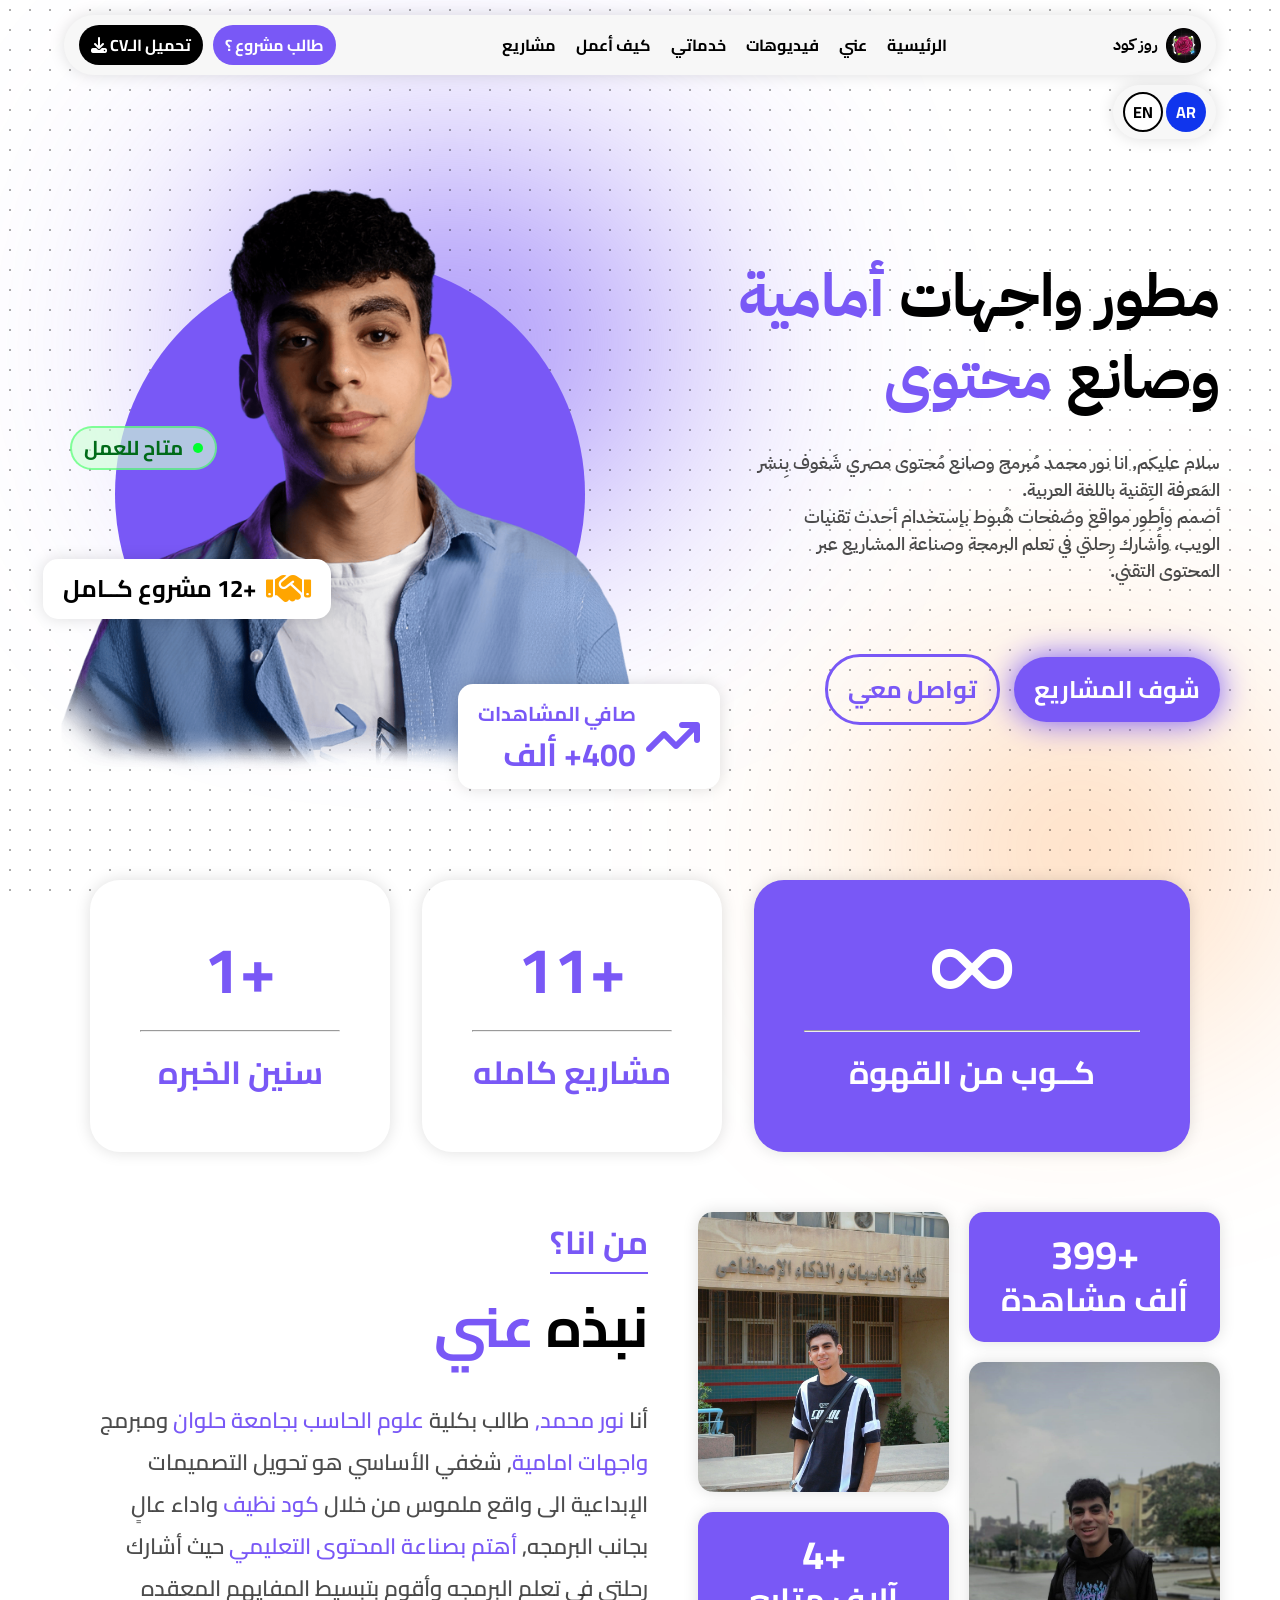
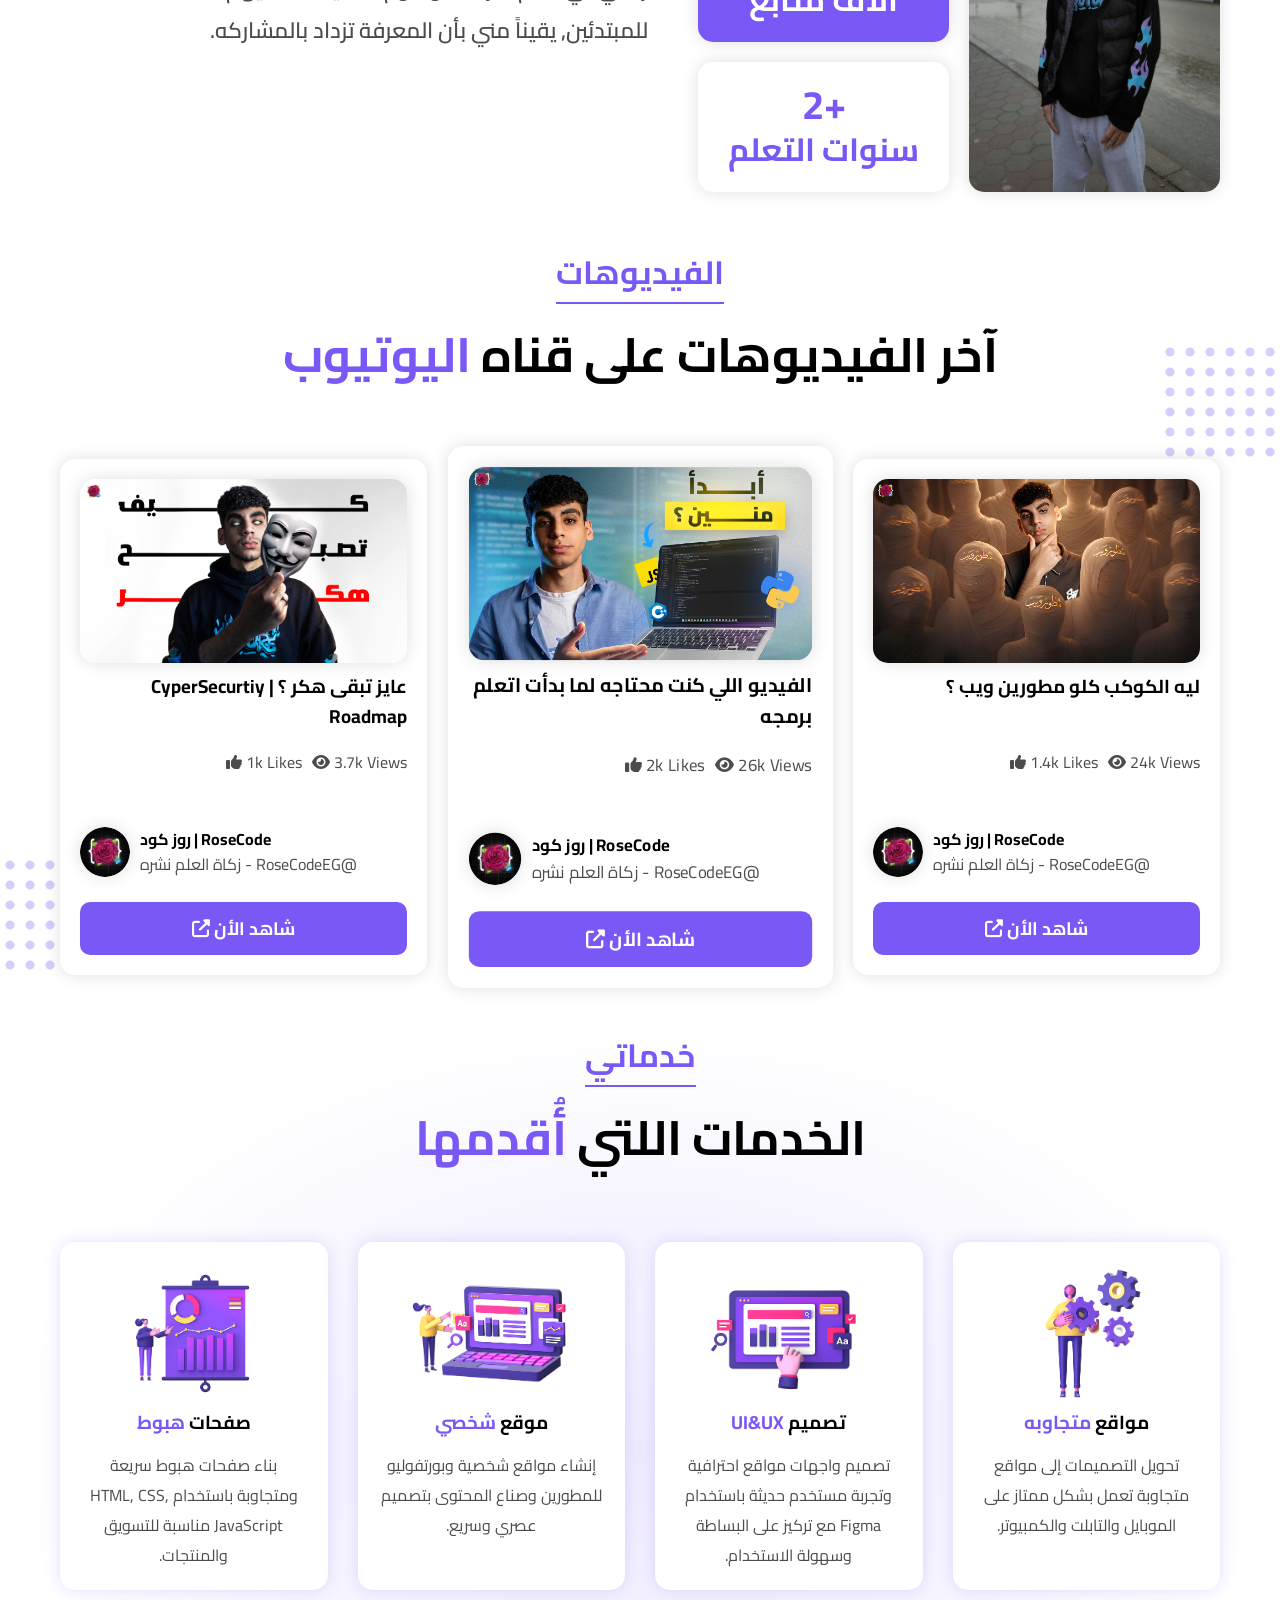
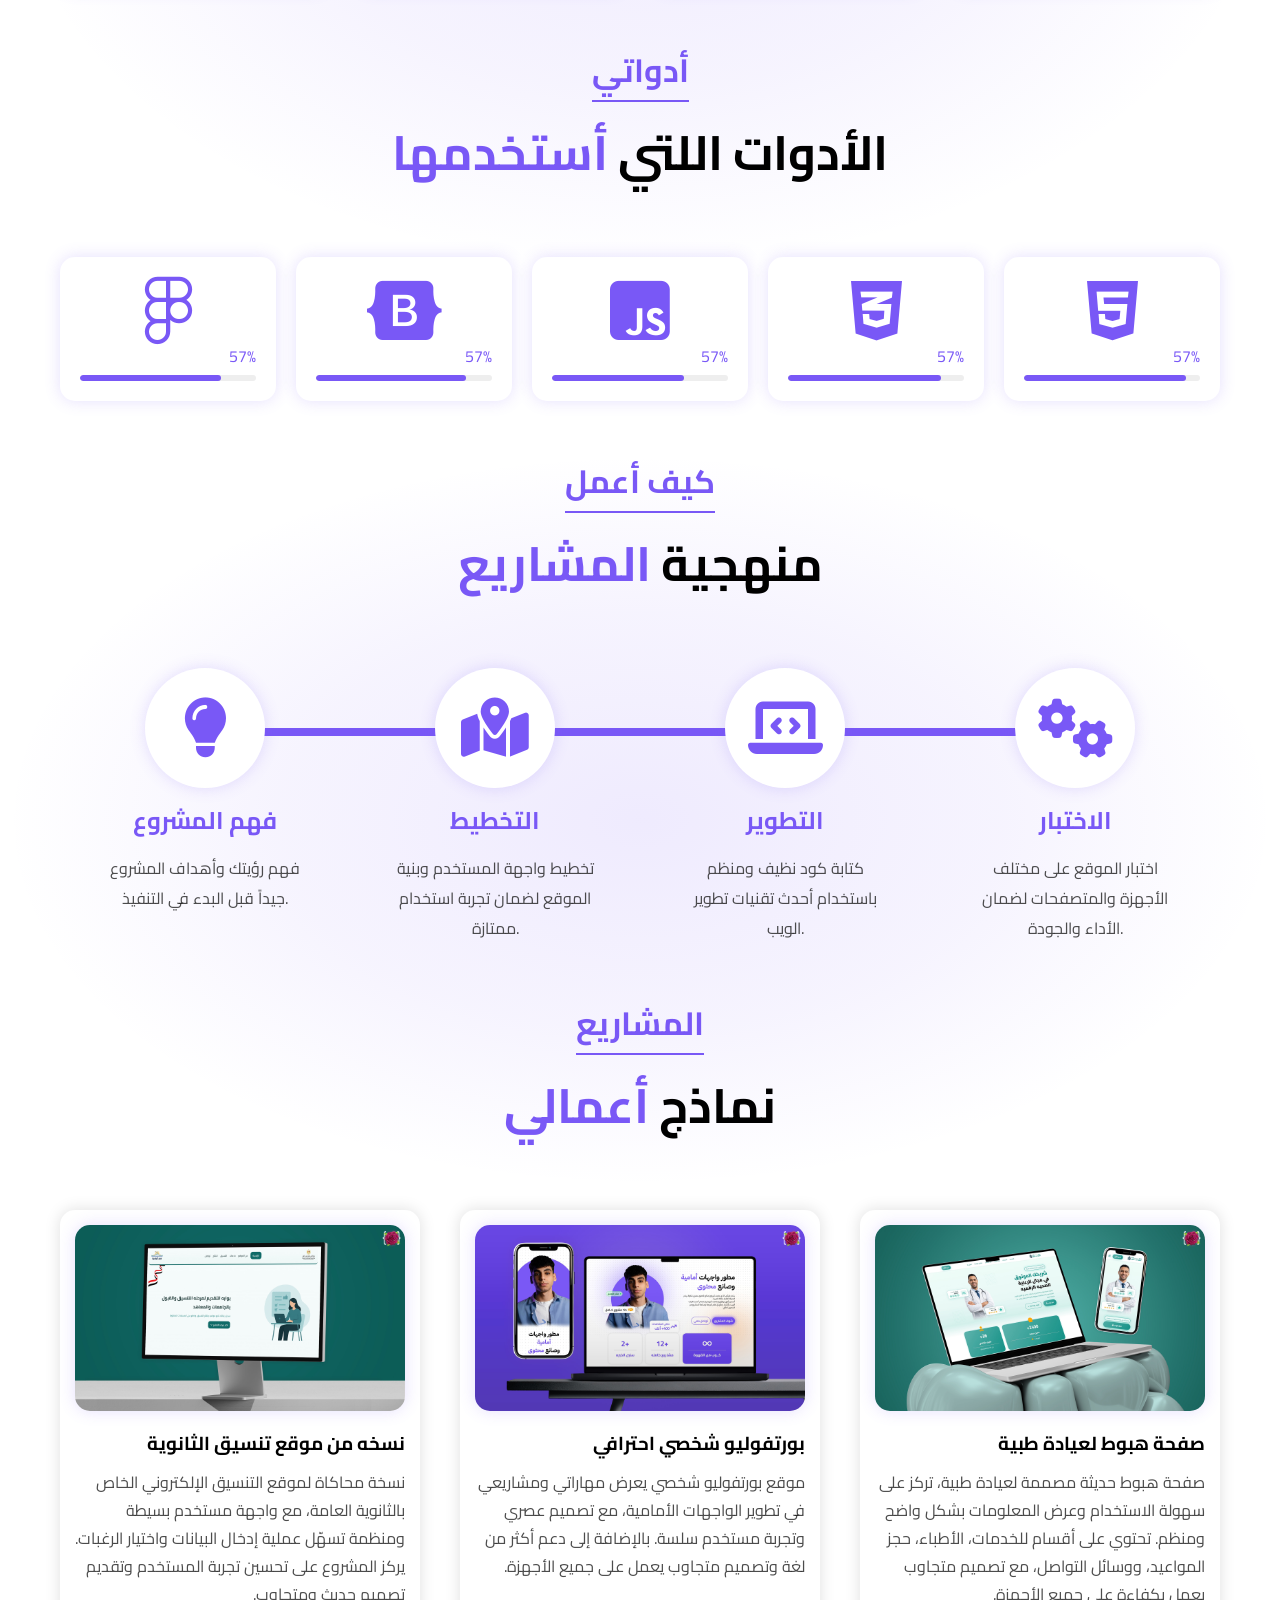
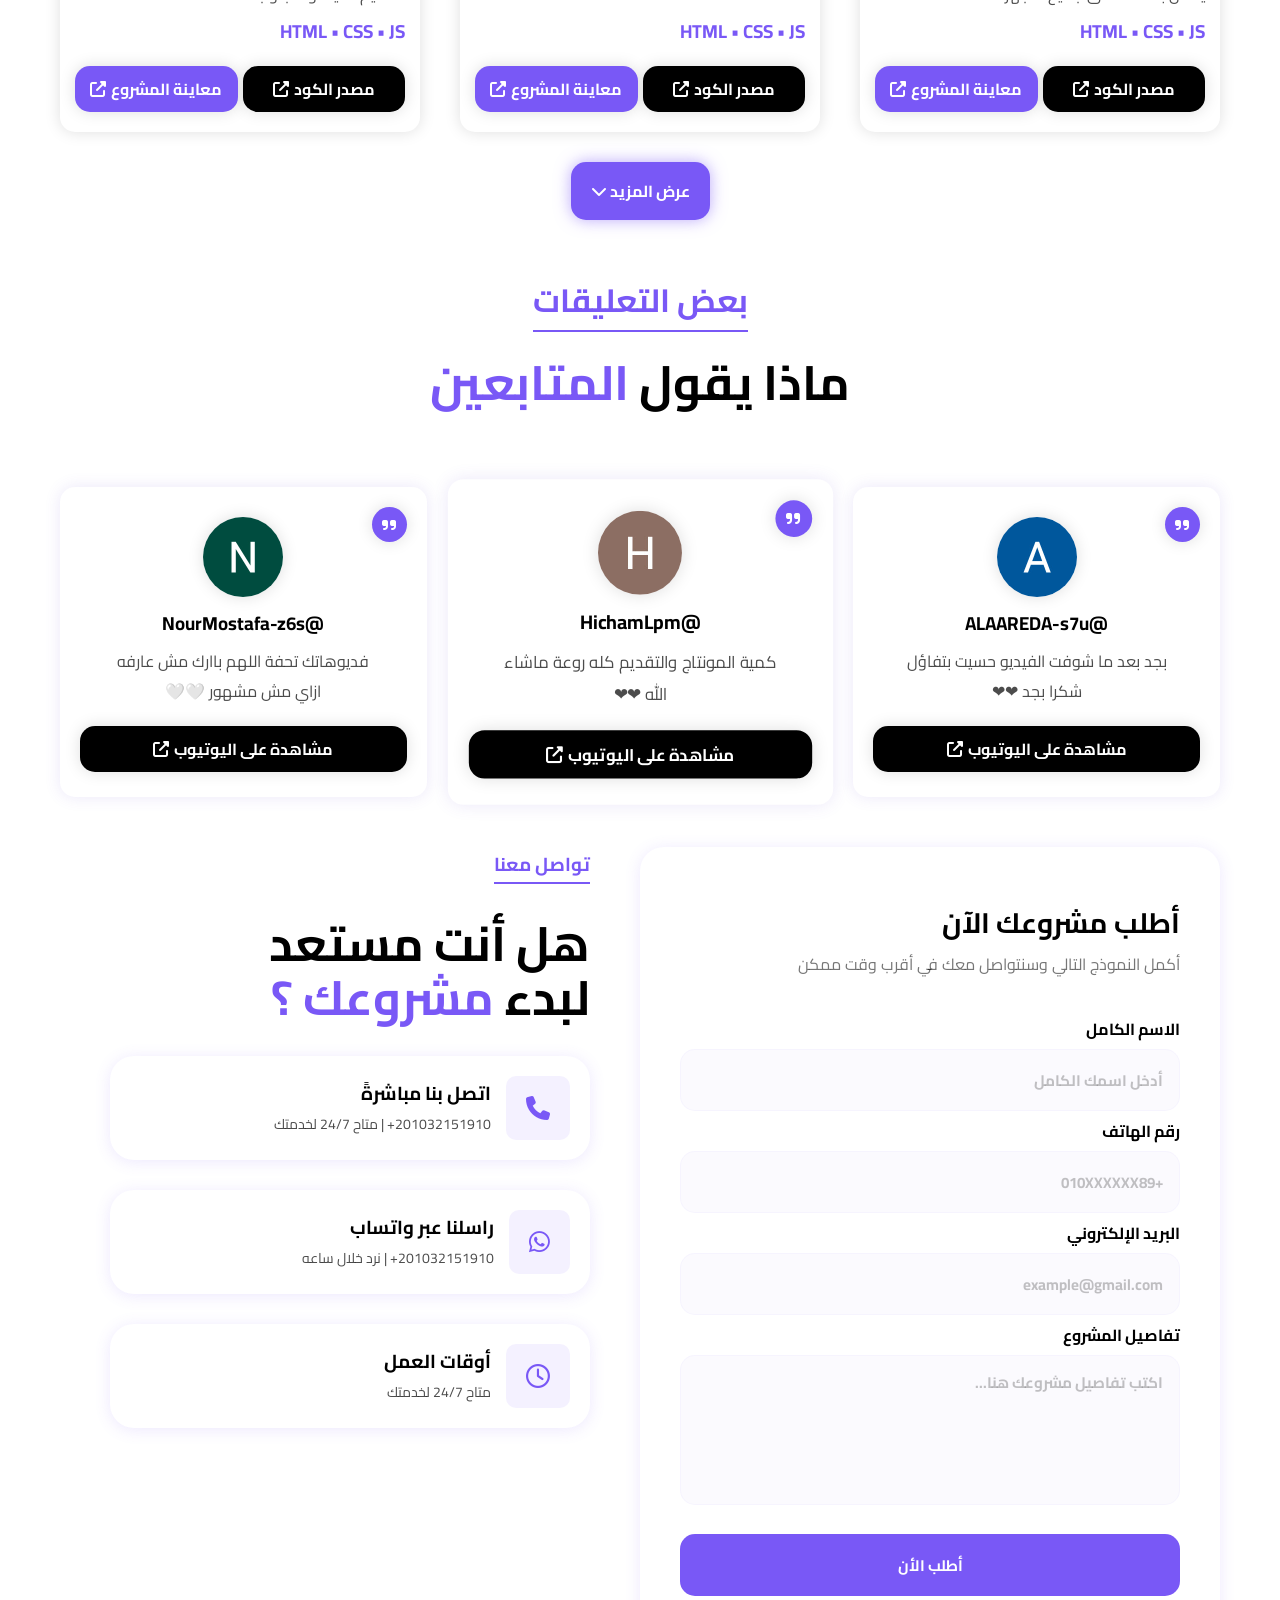
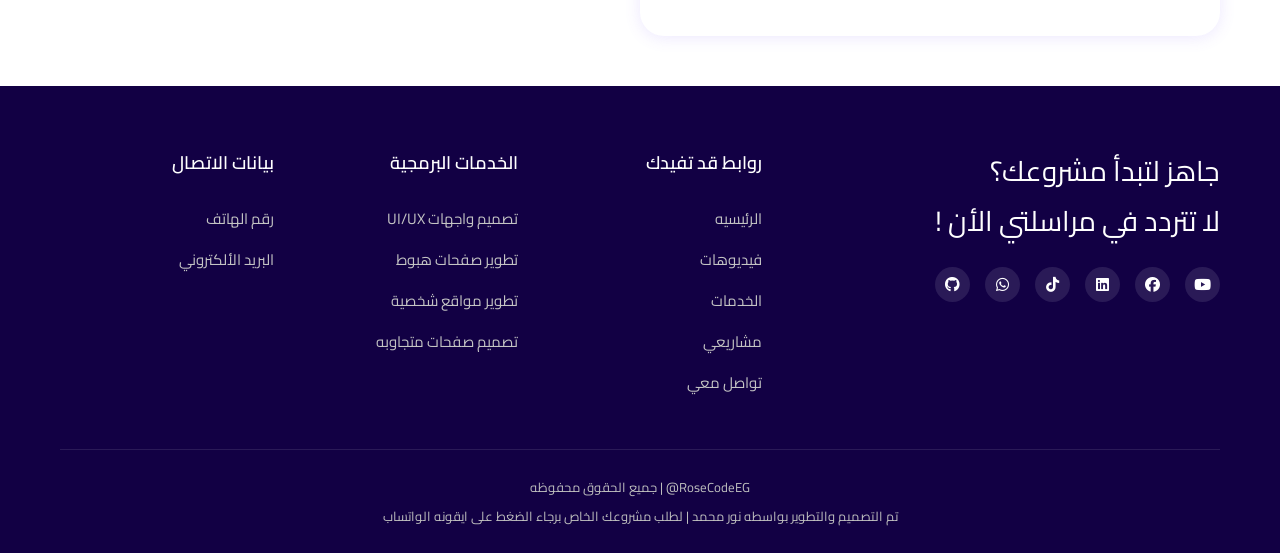
<file: index.html>
<!DOCTYPE html>
<html lang="ar" dir="rtl">
<head>
    <meta charset="UTF-8">
    <meta name="viewport" content="width=device-width, initial-scale=1.0">
    <title>نور محمد | روز كود</title>
    <!-- Favicon -->
    <link rel="icon" type="image/x-icon" href="assets/favicon/favicon.ico">
    <link rel="icon" type="image/png" sizes="32x32" href="assets/favicon/favicon-32x32.png">
    <link rel="icon" type="image/png" sizes="16x16" href="assets/favicon/favicon-16x16.png">
    <link rel="apple-touch-icon" sizes="180x180" href="assets/favicon/apple-touch-icon.png">
    <link rel="icon" type="image/png" sizes="192x192" href="assets/favicon/android-chrome-192x192.png">
    <link rel="icon" type="image/png" sizes="512x512" href="assets/favicon/android-chrome-512x512.png">
    <!-- font awesome -->
    <link rel="stylesheet" href="https://cdnjs.cloudflare.com/ajax/libs/font-awesome/6.5.1/css/all.min.css">
    <!-- CSS -->
    <link rel="stylesheet" href="style.css">
</head>
<body>
    <header>
        <nav>
            <div class="container">
                <div class="navbar">
                    <div class="logo">
                        <a href="#hero"><img src="assets/RoseCodeLogo.png" alt="logo"></a>
                        <a href="#hero" class="logo-text">روز كود</a>
                    </div>
                    <div class="center-menu">
                        <a href="#hero">الرئيسية</a>
                        <a href="#about">عني</a>
                        <a href="#videos">فيديوهات</a>
                        <a href="#services">خدماتي</a>
                        <a href="#howiwork">كيف أعمل</a>
                        <a href="#projects">مشاريع</a>
                    </div>
                    <div class="left-menu">
                        <a href="#contactus" class="gotoproj">طالب مشروع ؟</a>
                        <a href="assets/Nour_MohamedCV.pdf" class="download-cv" download>تحميل الـCV <i class="fa-solid fa-download"></i></a>
                        <div class="toggleBtn"><i class="fas fa-bars"></i></div>
                    </div>
                    <div class="lang-btn">
                        <a href="index.html" class="active">AR</a>
                        <a href="index_en.html">EN</a>
                    </div>
                </div>
            </div>
        </nav>
    </header>
    <main>
        <div class="glow glow-purple"></div>
        <div class="glow glow-orange"></div>
        <section class="hero fadeup" id="hero">
            <div class="container">
                <div class="rightside">
                    <h1>مطور واجهات <span>أمامية</span><br>وصانع <span>محتوى</span></h1>
                    <p>سلام عليكم, انا نور محمد مُبرمج وصانع مُحتوى مصري شَغوف بِنشر المَعرفة
                    التِقنية باللغة العربية. <br>أصمم وأطوِر مواقع وصَفحات هُبوط بإستخدام أحدث تقنيات الويب، وأُشارك رِحلتي في تعلم البرمجة وصناعة المشاريع عبر المحتوى التقني. </p>
                    <a href="#projects" class="gotoproduct">شوف المشاريع</a>
                    <a href="#contactus" class="gotocontact">تواصل معي</a>
                </div>
                <div class="leftside">
                    <div class="purple-circle"></div>
                    <img src="assets/person.png" alt="person">
                    <div class="totalviewbadge">
                        <i class="fa-solid fa-arrow-trend-up"></i>
                        <p>صافي المشاهدات <br><span>400+ ألف</span></p>
                    </div>
                    <div class="projectbadge">
                        <i class="fa-solid fa-handshake"></i>
                        <p>+12 مشروع كــامل</p>
                    </div>
                    <div class="freeforhirebadge">
                        <div></div>
                        <p>متاح للعمل</p>
                    </div>
                </div>
            </div>
        </section>
        <section class="stats">
            <div class="container fadeup">
                <div class="col col1">
                    <h2><i class="fas fa-infinity"></i></h2>
                    <hr>
                    <h3>كــوب من القهوة</h3>
                </div>
                <div class="col">
                    <h2 data-target="12" class="counter">0</h2>
                    <hr>
                    <h3>مشاريع كامله</h3>
                </div>
                <div class="col">
                    <h2 data-target="2" class="counter">0</h2>
                    <hr>
                    <h3>سنين الخبره</h3>
                </div>
            </div>
        </section>
        <section class="about" id="about">
            <div class="container">
                <div class="rightside">
                    <div class="gallery">
                        <div class="card"><span class="counter" data-target="400" >0</span> ألف مشاهدة</div>
                        <div class="img img1"></div>
                        <div class="img img2"></div>
                        <div class="card"><span class="counter" data-target="5" >0</span> آلاف متابع</div>
                        <div class="card exp"><span class="counter" data-target="3" >0</span> سنوات التعلم</div>
                    </div>
                </div>
                <div class="leftside">
                    <h3>من انا؟</h3>
                    <h2>نبذه <span>عني</span></h2>
                    <p>أنا <span>نور محمد, </span>طالب بكلية <span>علوم الحاسب بجامعة حلوان</span>
                    ومبرمج <span>واجهات امامية</span>, شغفي الأساسي هو تحويل التصميمات الإبداعية الى واقع ملموس من خلال 
                    <span>كود نظيف </span>واداء عالٍ<br>
                    بجانب البرمجه, <span>أهتم بصناعة المحتوى التعليمي</span> حيث أشارك رحلتي في تعلم البرمجه وأقوم بتبسيط المفايهم المعقده للمبتدئين, يقيناً مني بأن المعرفة تزداد بالمشاركه.
                    </p>
                </div>
            </div>
        </section>
        <section class="videos" id="videos">
            <div class="container">
                <div class="section-header">
                    <h3>الفيديوهات</h3>
                    <h2>آخر الفيديوهات على قناه <span> اليوتيوب</span></h2>
                </div>
                <div class="cards">
                    <div class="card">
                        <img src="assets/thumbnails/1.jpg" alt="photo">
                        <h3>ليه الكوكب كلو مطورين ويب ؟</h3>
                        <div class="statsbox">
                            <p>24k Views <i class="fas fa-eye"></i></p>
                            <p>1.4k Likes <i class="fa-solid fa-thumbs-up"></i></p>
                        </div>
                        <div class="channelbox">
                            <div class="content">
                                <a href="https://www.youtube.com/@RoseCodeEG">RoseCode  |  روز كود</p></a>
                                <a href="https://www.youtube.com/@RoseCodeEG"><span>@RoseCodeEG - زكاة العلم نشره</span></a>
                            </div>
                            <div class="logo"><a href="https://www.youtube.com/@RoseCodeEG"><img src="/assets/RoseCodeLogo.png" alt="logo"></a></div>
                        </div>
                        <div class="watchnowbtn"><a href="https://www.youtube.com/watch?v=jI1-tFvNJcE&t=11s">شاهد الأن <i class="fas fa-external-link-alt"></i></a></div>
                    </div>
                    <div class="card main">
                        <img src="assets/thumbnails/2.jpg" alt="photo">
                        <h3>الفيديو اللي كنت محتاجه لما بدأت اتعلم برمجه</h3>
                        <div class="statsbox">
                            <p>26k Views <i class="fas fa-eye"></i></p>
                            <p>2k Likes <i class="fa-solid fa-thumbs-up"></i></p>
                        </div>
                        <div class="channelbox">
                            <div class="content">
                                <a href="https://www.youtube.com/@RoseCodeEG">RoseCode  |  روز كود</p></a>
                                <a href="https://www.youtube.com/@RoseCodeEG"><span>@RoseCodeEG - زكاة العلم نشره</span></a>
                            </div>
                            <div class="logo"><a href="https://www.youtube.com/@RoseCodeEG"><img src="/assets/RoseCodeLogo.png" alt="logo"></a></div>
                        </div>
                        <div class="watchnowbtn"><a href="https://www.youtube.com/watch?v=Goh_KsaN2PU&t=431s">شاهد الأن <i class="fas fa-external-link-alt"></i></a></div>
                    </div>
                    <div class="card">
                        <img src="assets/thumbnails/3.jpg" alt="photo">
                        <h3>عايز تبقى هكر ؟ | CyperSecurtiy Roadmap</h3>
                        <div class="statsbox">
                            <p>3.7k Views <i class="fas fa-eye"></i></p>
                            <p>1k Likes <i class="fa-solid fa-thumbs-up"></i></p>
                        </div>
                        <div class="channelbox">
                            <div class="content">
                                <a href="https://www.youtube.com/@RoseCodeEG">RoseCode  |  روز كود</p></a>
                                <a href="https://www.youtube.com/@RoseCodeEG"><span>@RoseCodeEG - زكاة العلم نشره</span></a>
                            </div>
                            <div class="logo"><a href="https://www.youtube.com/@RoseCodeEG"><img src="/assets/RoseCodeLogo.png" alt="logo"></a></div>
                        </div>
                        <div class="watchnowbtn"><a href="https://www.youtube.com/watch?v=HfVN5BPHizQ&t=1s">شاهد الأن <i class="fas fa-external-link-alt"></i></a></div>
                    </div>
                </div>
            </div>
        </section>
        <section class="services" id="services">
            <div class="container">
                <div class="section-header">
                    <h3>خدماتي</h3>
                    <h2>الخدمات اللتي <span> أُقدمها</span></h2>
                </div>
                <div class="cards">
                    <div class="card">
                        <img src="assets/icons/resbonsive.png" alt="service-photo">
                        <h3>مواقع <span>متجاوبه</span></h3>
                        <p>تحويل التصميمات إلى مواقع متجاوبة تعمل بشكل ممتاز على الموبايل والتابلت والكمبيوتر.</p>
                    </div>
                    <div class="card">
                        <img src="assets/icons/ui.png" alt="service-photo">
                        <h3>تصميم <span>UI&UX</span></h3>
                        <p>تصميم واجهات مواقع احترافية وتجربة مستخدم حديثة باستخدام Figma مع تركيز على البساطة وسهولة الاستخدام.</p>
                    </div>
                    <div class="card">
                        <img src="assets/icons/portfolio.png" alt="service-photo">
                        <h3>موقع <span>شخصي</span></h3>
                        <p>إنشاء مواقع شخصية وبورتفوليو للمطورين وصناع المحتوى بتصميم عصري وسريع.</p>
                    </div>
                    <div class="card">
                        <img src="assets/icons/landing.png" alt="service-photo">
                        <h3>صفحات <span>هبوط</span></h3>
                        <p>بناء صفحات هبوط سريعة ومتجاوبة باستخدام HTML, CSS, JavaScript مناسبة للتسويق والمنتجات.</p>
                    </div>
                </div>
            </div>
        </section>
        <section class="tools" id="tools">
            <div class="container">
                <div class="section-header">
                    <h3>أدواتي</h3>
                    <h2>الأدوات اللتي <span> أستخدمها</span></h2>
                </div>
                <div class="maincontainer">
                    <div class="tool">
                        <div class="iconcontainer">
                            <i class="fa-brands fa-html5"></i>
                            <span class="percent">0%</span>
                            <div class="progress">
                                <span data-width="92%"></span>
                            </div>
                        </div>
                    </div>
                    <div class="tool">
                        <div class="iconcontainer">
                            <i class="fa-brands fa-css3-alt"></i>
                            <span class="percent">0%</span>
                            <div class="progress">
                                <span data-width="87%"></span>
                            </div>
                        </div>
                    </div>
                    <div class="tool">
                        <div class="iconcontainer">
                            <i class="fa-brands fa-square-js"></i>
                            <span class="percent">0%</span>
                            <div class="progress">
                                <span data-width="75%"></span>
                            </div>
                        </div>
                    </div>
                    <div class="tool">
                        <div class="iconcontainer">
                            <i class="fa-brands fa-bootstrap"></i>
                            <span class="percent">0%</span>
                            <div class="progress">
                                <span data-width="85%"></span>
                            </div>
                        </div>
                    </div>
                    <div class="tool">
                        <div class="iconcontainer">
                            <i class="fa-brands fa-figma"></i>
                            <span class="percent">0%</span>
                            <div class="progress">
                                <span data-width="80%"></span>
                            </div>
                        </div>
                    </div>
                </div>
            </div>
        </section>
        <section class="howiwork" id="howiwork">
            <div class="container">
                <div class="section-header">
                    <h3>كيف أعمل</h3>
                    <h2>منهجية <span>المشاريع</span></h2>
                </div>
                <div class="steps">
                    <div class="step">
                        <div class="icon">
                            <i class="fa-solid fa-lightbulb"></i>
                        </div>
                        <h3>فهم المشروع</h3>
                        <p>فهم رؤيتك وأهداف المشروع جيداً قبل البدء في التنفيذ.</p>
                    </div>
                    <div class="step">
                        <div class="icon">
                            <i class="fa-solid fa-map-location-dot"></i>
                        </div>
                        <h3>التخطيط</h3>
                        <p>تخطيط واجهة المستخدم وبنية الموقع لضمان تجربة استخدام ممتازة.</p>
                    </div>
                    <div class="step">
                        <div class="icon">
                            <i class="fa-solid fa-laptop-code"></i>
                        </div>
                        <h3>التطوير</h3>
                        <p>كتابة كود نظيف ومنظم باستخدام أحدث تقنيات تطوير الويب.</p>
                    </div>
                    <div class="step">
                        <div class="icon">
                            <i class="fa-solid fa-gears"></i>
                        </div>
                        <h3>الاختبار</h3>
                        <p>اختبار الموقع على مختلف الأجهزة والمتصفحات لضمان الأداء والجودة.</p>
                    </div>
                </div>
            </div>
        </section>
        <section class="projects" id="projects">
            <div class="container">
                <div class="section-header">
                    <h3>المشاريع</h3>
                    <h2>نماذج <span>أعمالي</span></h2>
                </div>
                <div class="cards">
                    <div class="card">
                        <div class="contentcontainer">
                            <img src="assets/projects/medcine.jpg" alt="project-img">
                            <h3>صفحة هبوط لعيادة طبية</h3>
                            <p>صفحة هبوط حديثة مصممة لعيادة طبية، تركز على سهولة الاستخدام وعرض المعلومات بشكل واضح ومنظم. تحتوي على أقسام للخدمات، الأطباء، حجز المواعيد، ووسائل التواصل، مع تصميم متجاوب يعمل بكفاءة على جميع الأجهزة.</p>
                        </div>
                        <div class="bottombox">
                            <h3 class="technologies">HTML • CSS • JS</h3>
                            <div class="btnbox">
                                <a href="https://github.com/Nour-Mohamed1111/clinicTemplate" class="srccode">مصدر الكود <i class="fas fa-external-link-alt"></i></a>
                                <a href="https://drmaher-clinic.vercel.app/" class="livedemo">معاينة المشروع <i class="fas fa-external-link-alt"></i></a>
                            </div>
                        </div>
                    </div>
                    <div class="card">
                        <div class="contentcontainer">
                            <img src="assets/projects/portfolioNew.jpg" alt="project-img">
                            <h3>بورتفوليو شخصي احترافي</h3>
                            <p>موقع بورتفوليو شخصي يعرض مهاراتي ومشاريعي في تطوير الواجهات الأمامية، مع تصميم عصري وتجربة مستخدم سلسة. بالإضافة إلى دعم أكثر من لغة وتصميم متجاوب يعمل على جميع الأجهزة.</p>
                        </div>
                        <div class="bottombox">
                            <h3 class="technologies">HTML • CSS • JS</h3>
                            <div class="btnbox">
                                <a href="https://github.com/Nour-Mohamed1111/MainPortfolio" class="srccode">مصدر الكود <i class="fas fa-external-link-alt"></i></a>
                                <a href="https://rosecode.vercel.app" class="livedemo">معاينة المشروع <i class="fas fa-external-link-alt"></i></a>
                            </div>
                        </div>
                    </div>
                    <div class="card">
                        <div class="contentcontainer">
                            <img src="assets/projects/tansikclone.jpg" alt="project-img">
                            <h3>نسخه من موقع تنسيق الثانوية </h3>
                            <p>نسخة محاكاة لموقع التنسيق الإلكتروني الخاص بالثانوية العامة، مع واجهة مستخدم بسيطة ومنظمة تسهّل عملية إدخال البيانات واختيار الرغبات. يركز المشروع على تحسين تجربة المستخدم وتقديم تصميم حديث ومتجاوب.</p>
                        </div>
                        <div class="bottombox">
                            <h3 class="technologies">HTML • CSS • JS</h3>
                            <div class="btnbox">
                                <a href="https://github.com/Nour-Mohamed1111/tansikcloneproject" class="srccode">مصدر الكود <i class="fas fa-external-link-alt"></i></a>
                                <a href="https://tansikcloneproject.vercel.app" class="livedemo">معاينة المشروع <i class="fas fa-external-link-alt"></i></a>
                            </div>
                        </div>
                    </div>
                    <div class="card">
                        <div class="contentcontainer">
                            <img src="assets/projects/oldportfolio.jpg" alt="project-img">
                            <h3>موقعي الشخصي السابق</h3>
                            <p>موقعي الشخصي السابق, قمت ببناءه اثناء فتره دراستي للثانويه , به بعض المشاكل لكن يعتبر بداية لا بأس بها. يحتوي على عدة صفحات تعرض بعض المشاريع والتجارب التي قمت بها، مع تصميم بسيط يعكس بداياتي في تعلم تطوير مواقع الويب، ويعتبر خطوة أولى مهمة في رحلتي لتعلم البرمجة والتصميم.</p>
                        </div>
                        <div class="bottombox">
                            <h3 class="technologies">HTML • CSS • JS</h3>
                            <div class="btnbox">
                                <a href="https://github.com/Nour-Mohamed1111/OldPortfolio" class="srccode">مصدر الكود <i class="fas fa-external-link-alt"></i></a>
                                <a href="https://oldportfolio-nourmohamed.vercel.app" class="livedemo">معاينة المشروع <i class="fas fa-external-link-alt"></i></a>
                            </div>
                        </div>
                    </div>
                    <div class="card">
                        <div class="contentcontainer">
                            <img src="assets/projects/websitesaver.jpg" alt="project-img">
                            <h3>تطبيق أرشفة المواقع مع نظام الفلترة</h3>
                            <p>مشروع "CRUD" متكامل لإدارة الروابط، يعتمد على الـ JavaScript لإدارة منطق إضافة وحذف المواقع وتصنيفها ديناميكياً. الواجهة تدعم نظام فلترة متقدم (Filtering System) لعرض فئات معينة، مع تنفيذ نظام حفظ بيانات يضمن عدم ضياعها حتى بعد إغلاق المتصفح أو إعادة تحميل الصفحة.</p>
                        </div>
                        <div class="bottombox">
                            <h3 class="technologies">HTML • CSS • JS</h3>
                            <div class="btnbox">
                                <a href="https://github.com/Nour-Mohamed1111/WebsiteSaver" class="srccode">مصدر الكود <i class="fas fa-external-link-alt"></i></a>
                                <a href="https://website-saver-v1.vercel.app" class="livedemo">معاينة المشروع <i class="fas fa-external-link-alt"></i></a>
                            </div>
                        </div>
                    </div>
                    <div class="card">
                        <div class="contentcontainer">
                            <img src="assets/projects/taphack.jpg" alt="project-img">
                            <h3>أداة إدارة وصيانه اجهزة الأندرويد</h3>
                            <p>أداة مكتبية تم تطويرها باستخدام Python لتسهيل إدارة وصيانة أجهزة Android، حيث توفر مجموعة من الوظائف المتقدمة مثل إعادة ضبط النظام وتنفيذ أوامر مخصصة لتحسين التحكم في الجهاز.
                            تم استخدام الأداة في سيناريوهات عملية وحققت نتائج فعلية، وساهمت في تحقيق دخل أثناء فترة دراستي.</p>
                        </div>
                        <div class="bottombox">
                            <h3 class="technologies">Python</h3>
                            <div class="btnbox">
                                <a href="https://github.com/Nour-Mohamed1111/AndroidFormat-App" class="srccode">مصدر الكود <i class="fas fa-external-link-alt"></i></a>
                                <a href="https://github.com/Nour-Mohamed1111/AndroidFormat-App" class="livedemo">معاينة المشروع <i class="fas fa-external-link-alt"></i></a>
                            </div>
                        </div>
                    </div>
                    <div class="card">
                        <div class="contentcontainer">
                            <img src="assets/projects/adidas.jpg" alt="project-img">
                            <h3>واجهة بسيطه لأديداس</h3>
                            <p>واجهة بسيطة لشركة اديداس اثناء فترة تدريبي على مشاريع في بداية تعلمي تصميم مواقع الويب .</p>
                        </div>
                        <div class="bottombox">
                            <h3 class="technologies">HTML • CSS</h3>
                            <div class="btnbox">
                                <a href="https://github.com/Nour-Mohamed1111/AdidasTemplete" class="srccode">مصدر الكود <i class="fas fa-external-link-alt"></i></a>
                                <a href="https://adidastemplete.vercel.app" class="livedemo">معاينة المشروع <i class="fas fa-external-link-alt"></i></a>
                            </div>
                        </div>
                    </div>
                    <div class="card">
                        <div class="contentcontainer">
                            <img src="assets/projects/apple.jpg" alt="project-img">
                            <h3>واجهة بسيطه لأبل</h3>
                            <p>واجهة بسيطة لشركة أبل  ببناءه اثناء فترة تدريبي على مشاريع في بداية تعلمي تصميم مواقع الويب .</p>
                        </div>
                        <div class="bottombox">
                            <h3 class="technologies">HTML • CSS • JS</h3>
                            <div class="btnbox">
                                <a href="https://github.com/Nour-Mohamed1111/AppleTemplate" class="srccode">مصدر الكود <i class="fas fa-external-link-alt"></i></a>
                                <a href="https://apple-gallery.vercel.app" class="livedemo">معاينة المشروع <i class="fas fa-external-link-alt"></i></a>
                            </div>
                        </div>
                    </div>
                    <div class="card">
                        <div class="contentcontainer">
                            <img src="assets/projects/youtube.jpg" alt="project-img">
                            <h3>أداة تنزيل الفيديوهات من اليوتيوب</h3>
                            <p>مشروع مبني على بايثون يتيح تحميل أي فيديو من اليوتيوب بسهولة على جهاز الكمبيوتر، مع إمكانية اختيار الجودة والصيغة المناسبة للمستخدم.</p>
                        </div>
                        <div class="bottombox">
                            <h3 class="technologies">Python</h3>
                            <div class="btnbox">
                                <a href="https://github.com/Nour-Mohamed1111/YoutubeDownloader-Tool" class="srccode">مصدر الكود <i class="fas fa-external-link-alt"></i></a>
                                <a href="https://github.com/Nour-Mohamed1111/YoutubeDownloader-Tool" class="livedemo">معاينة المشروع <i class="fas fa-external-link-alt"></i></a>
                            </div>
                        </div>
                    </div>
                </div>
                <div class="btncontainer">
                    <button class="viewmorebtn">عرض المزيد <i class="fa-solid fa-chevron-down"></i></button>
                </div>
            </div>
        </section>
        <section class="comments">
            <div class="container">
                <div class="section-header">
                    <h3>بعض التعليقات </h3>
                    <h2>ماذا يقول <span>المتابعين</span></h2>
                </div>
                <div class="commentscontainer">
                    <div class="col">
                        <div class="qouteicon"><i class="fas fa-quote-right"></i></div>
                        <div class="cardheader">
                            <div class="avatar"><img src="assets/comments/A.jpg" alt="user-icon"></div>
                            <h3 class="user-name">@ALAAREDA-s7u</h3>
                            <p>بجد بعد ما شوفت الفيديو حسيت بتفاؤل شكرا بجد ❤❤</p>
                        </div>
                        <a href="https://youtu.be/Goh_KsaN2PU?si=n84xpxKP0ulunMAK">مشاهدة على اليوتيوب <i class="fas fa-external-link-alt"></i></a>
                    </div>
                    <div class="col main">
                        <div class="qouteicon"><i class="fas fa-quote-right"></i></div>
                        <div class="cardheader">
                            <div class="avatar"><img src="assets/comments/H.jpg" alt="user-icon"></div>
                            <h3 class="user-name">@HichamLpm</h3>
                            <p> كمية المونتاج والتقديم كله روعة ماشاء الله  ❤❤ </p>
                        </div>
                        <a href="https://youtu.be/jI1-tFvNJcE?si=66Rv6hxrEJH5Phdz">مشاهدة على اليوتيوب <i class="fas fa-external-link-alt"></i></a>
                    </div>
                    <div class="col">
                        <div class="qouteicon"><i class="fas fa-quote-right"></i></div>
                        <div class="cardheader">
                            <div class="avatar"><img src="assets/comments/N.jpg" alt="user-icon"></div>
                            <h3 class="user-name">@NourMostafa-z6s</h3>
                            <p> فديوهاتك تحفة اللهم باارك مش عارفه ازاي مش مشهور 🤍🤍</p>
                        </div>
                        <a href="https://youtu.be/HfVN5BPHizQ?si=X5KA5ShtnLzOhvTB">مشاهدة على اليوتيوب <i class="fas fa-external-link-alt"></i></a>
                    </div>
                </div>
            </div>
        </section>
        <section class="contactus" id="contactus">
            <div class="container">
                <div class="rightside">
                    <form id="contact-form">
                        <h3>أطلب مشروعك الآن</h3>
                        <p>أكمل النموذج التالي وسنتواصل معك في أقرب وقت ممكن</p>
                        <label for="username">الاسم الكامل</label>
                        <input type="text" name="entry.NAME_ID" id="username" placeholder="أدخل اسمك الكامل" required>
                        <label for="phonenumber">رقم الهاتف</label>
                        <input type="tel" name="entry.PHONE_ID" id="phonenumber" placeholder="+010XXXXXX89" required>
                        <label for="email">البريد الإلكتروني</label>
                        <input type="email" name="entry.EMAIL_ID" id="email" placeholder="example@gmail.com" required>
                        <label for="details">تفاصيل المشروع</label>
                        <textarea name="entry.DETAILS_ID" id="details" placeholder="اكتب تفاصيل مشروعك هنا..." ></textarea>
                        <input type="submit" value="أطلب الأن" class="submitBtn" id="submitBtn">
                    </form>
                </div>
                <div class="leftside">
                    <h3>تواصل معنا</h3>
                    <h2>هل أنت مستعد <br>لبدء <span>مشروعك ؟</span></h2>
                    <div class="col1">
                        <i class="fa-solid fa-phone"></i>
                        <div class="content">
                            <h3>اتصل بنا مباشرةً</h3>
                            <p>201032151910+ | متاح 24/7 لخدمتك</p>
                        </div>
                    </div>
                    <div class="col2">
                        <i class="fa-brands fa-whatsapp"></i>
                        <div class="content">
                            <h3>راسلنا عبر واتساب</h3>
                            <p>201032151910+ | نرد خلال ساعه</p>
                        </div>
                    </div>
                    <div class="col3">
                        <i class="fa-regular fa-clock"></i>
                        <div class="content">
                            <h3>أوقات العمل</h3>
                            <p>متاح 24/7 لخدمتك</p>
                        </div>
                    </div>
                </div>
            </div>
        </section>
    </main>
    <footer>
        <div class="container">
            <div class="topContainer">
                <div class="col1">
                    <p>جاهز لتبدأ مشروعك؟<br> لا تتردد في مراسلتي الأن !</p>
                    <div class="socialicons">
                        <a href="https://www.youtube.com/@RoseCodeEG"><i class="fa-brands fa-youtube"></i></a>
                        <a href="https://www.facebook.com/nour.mohamed.164438/"><i class="fa-brands fa-facebook"></i></a>
                        <a href="https://www.linkedin.com/in/nour-mohamed-538516377/"><i class="fa-brands fa-linkedin"></i></a>
                        <a href="https://www.tiktok.com/@rosecode.eg"><i class="fa-brands fa-tiktok"></i></a>
                        <a href="https://wa.me/201032151910"><i class="fa-brands fa-whatsapp"></i></a>
                        <a href="https://github.com/Nour-Mohamed1111"><i class="fa-brands fa-github"></i></a>
                    </div>
                </div>
                <div class="col2">
                    <h2>روابط قد تفيدك</h2>  
                    <a href="#hero">الرئيسيه</a>
                    <a href="#videos">فيديوهات</a>
                    <a href="#services">الخدمات</a>
                    <a href="#projects">مشاريعي</a>  
                    <a href="#contactus">تواصل معي</a>  
                </div>
                <div class="col3">
                    <h2>الخدمات البرمجية</h2>
                    <a href="#contactus">تصميم واجهات UI/UX</a>
                    <a href="#contactus">تطوير صفحات هبوط </a>
                    <a href="#contactus">تطوير مواقع شخصية  </a>
                    <a href="#contactus"> تصميم صفحات متجاوبه </a>
                </div>
                <div class="col4">
                    <h2>بيانات الاتصال</h2>
                    <a href="tel:+201032151910">رقم الهاتف</a>
                    <a href="email:+rosecontactforbusiness@gmail.com">البريد الألكتروني </a>
                </div>
            </div>
            <div class="bottomContainer">
                <p>RoseCodeEG@ | جميع الحقوق محفوظه</p>
                <p>تم التصميم والتطوير بواسطه نور محمد | لطلب مشروعك الخاص برجاء الضغط على ايقونه الواتساب</p>
            </div>
        </div>
    </footer>
    <button id="scrollTopBtn"><i class="fa-solid fa-arrow-up"></i></button>
<script src="main.js"></script>
</body>
</html>
</file>
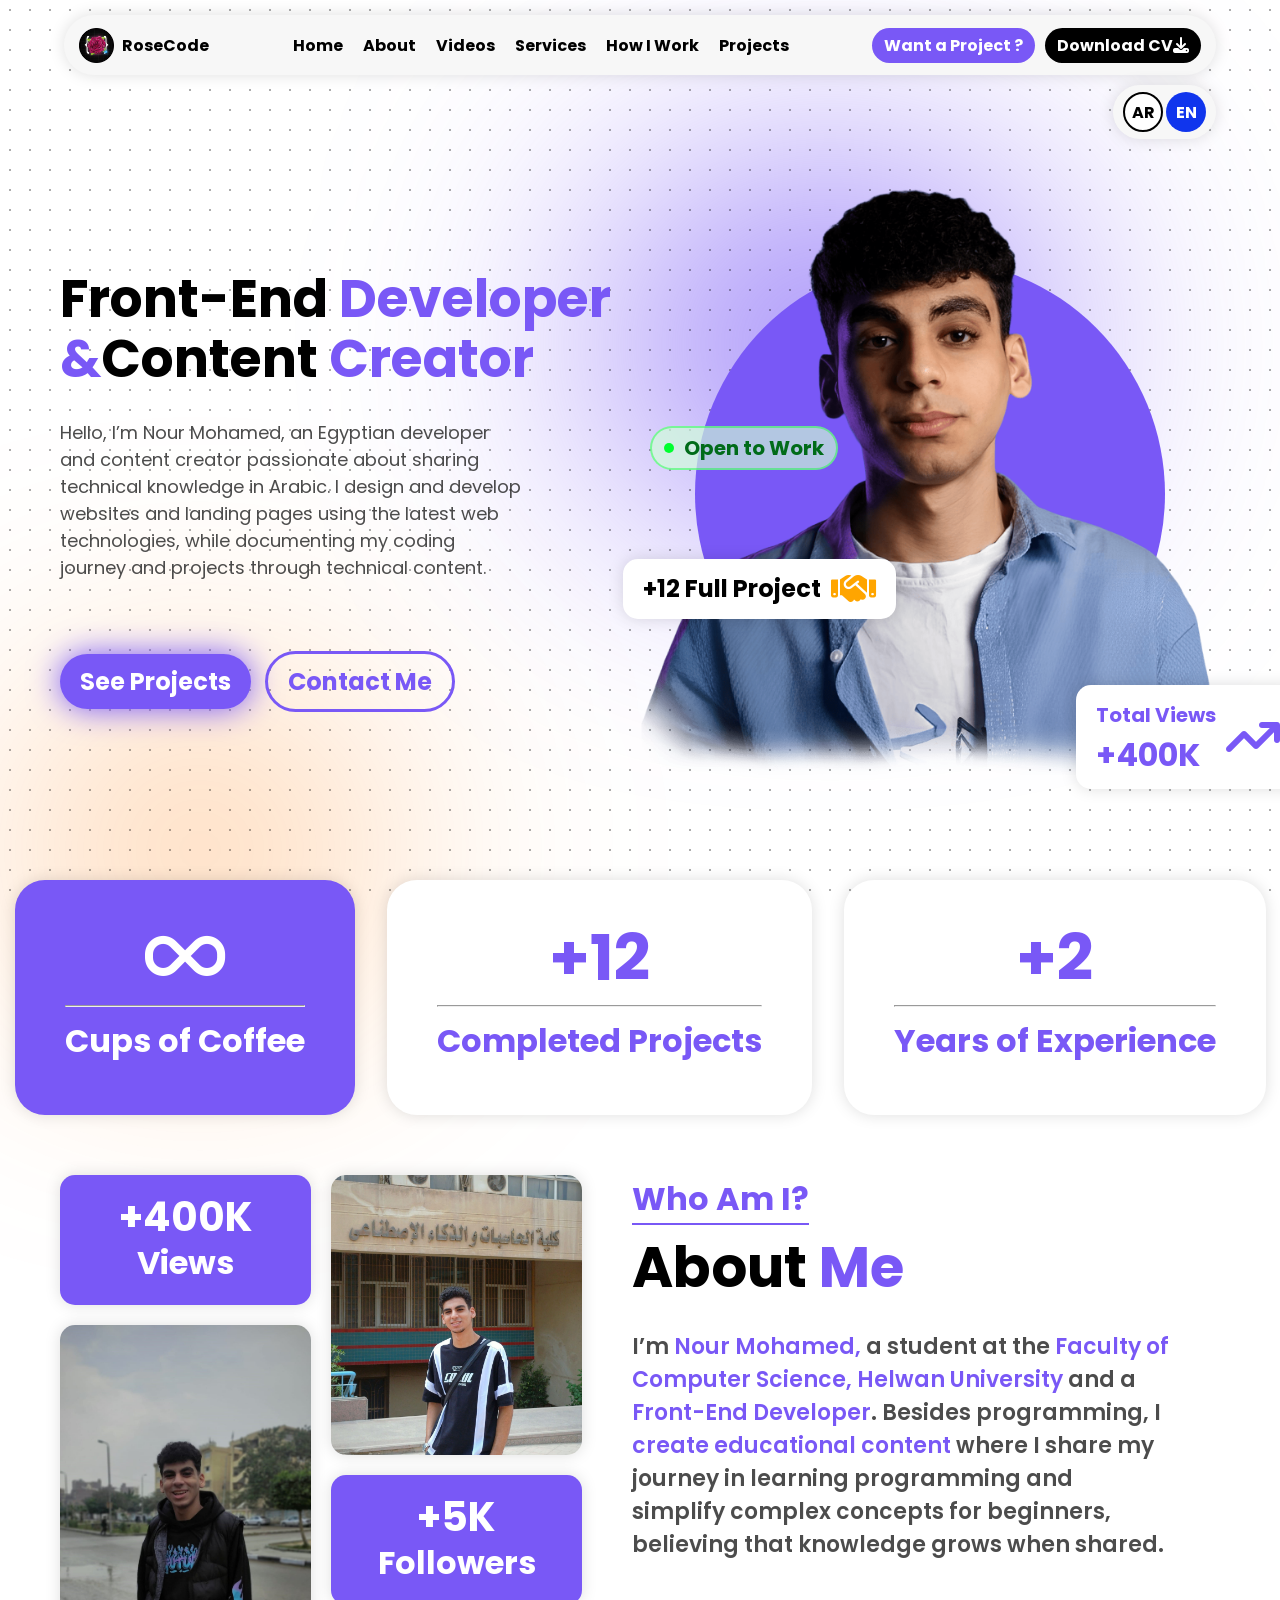
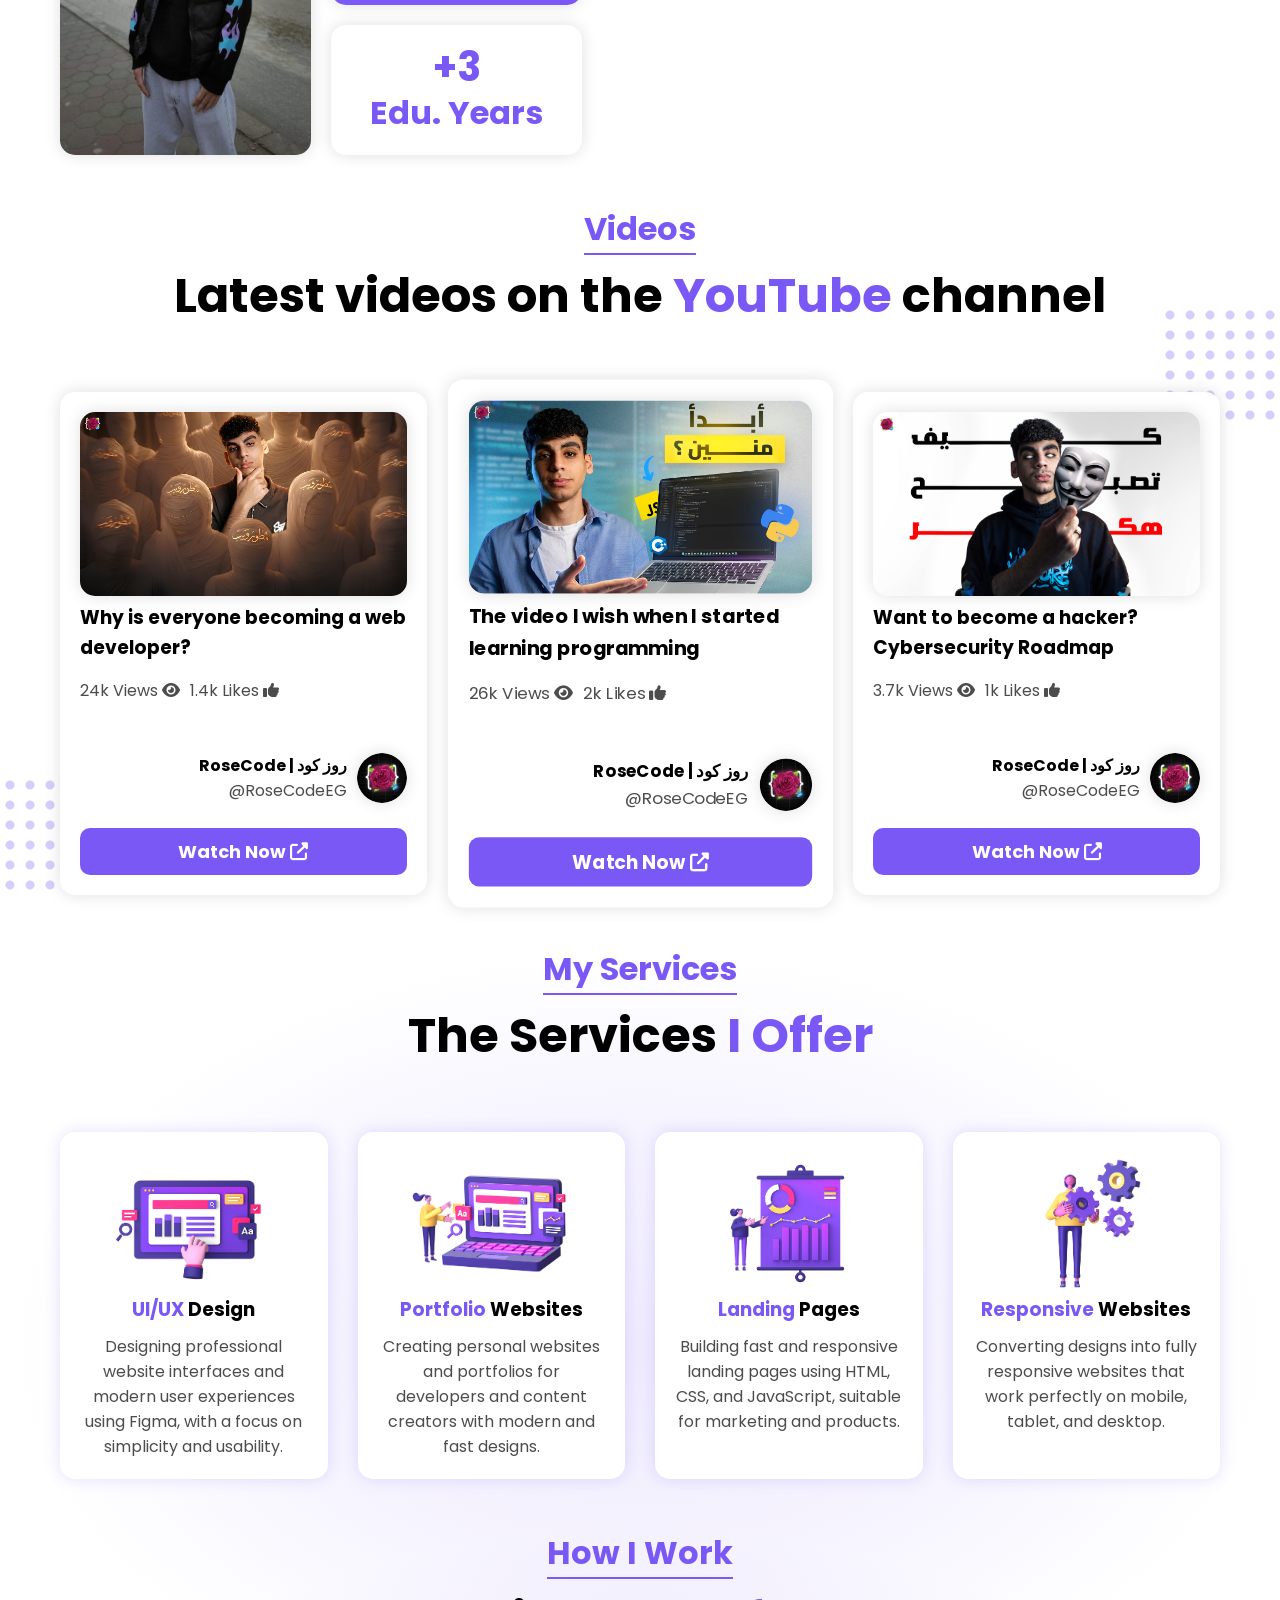
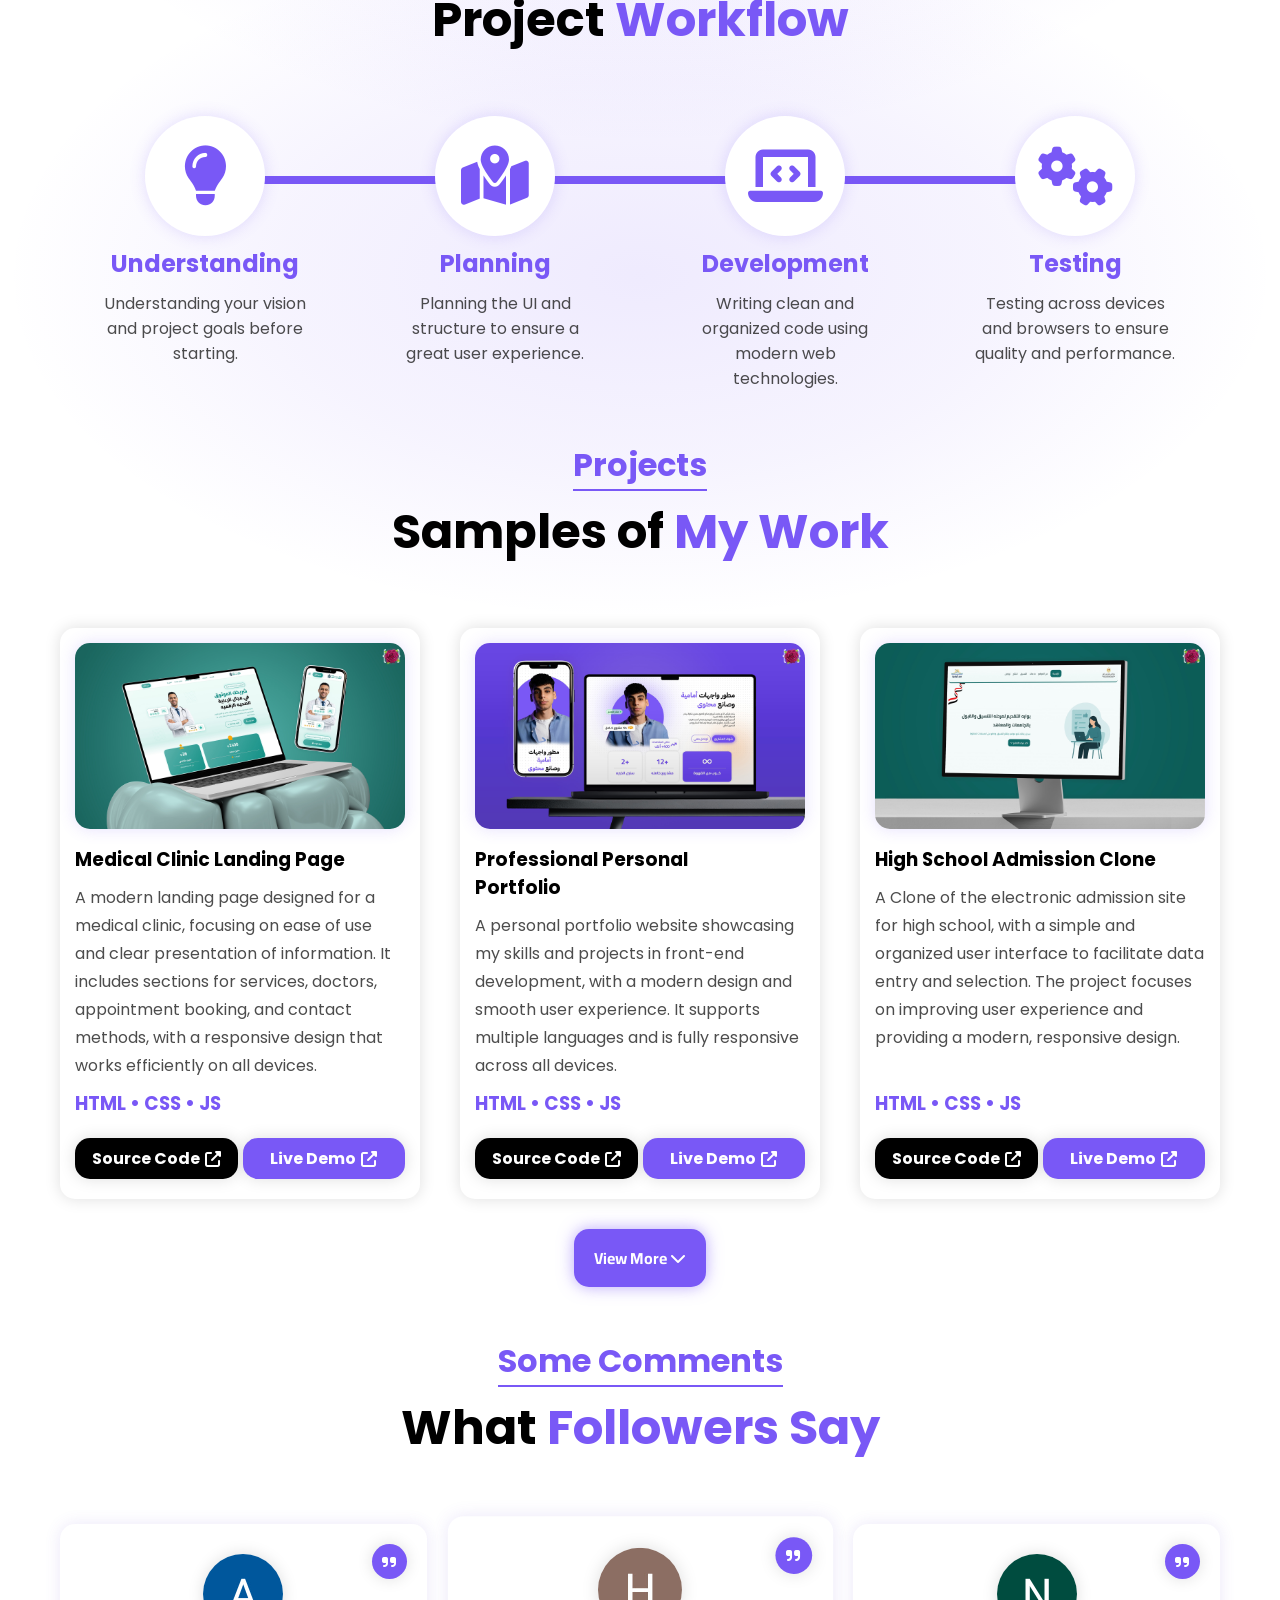
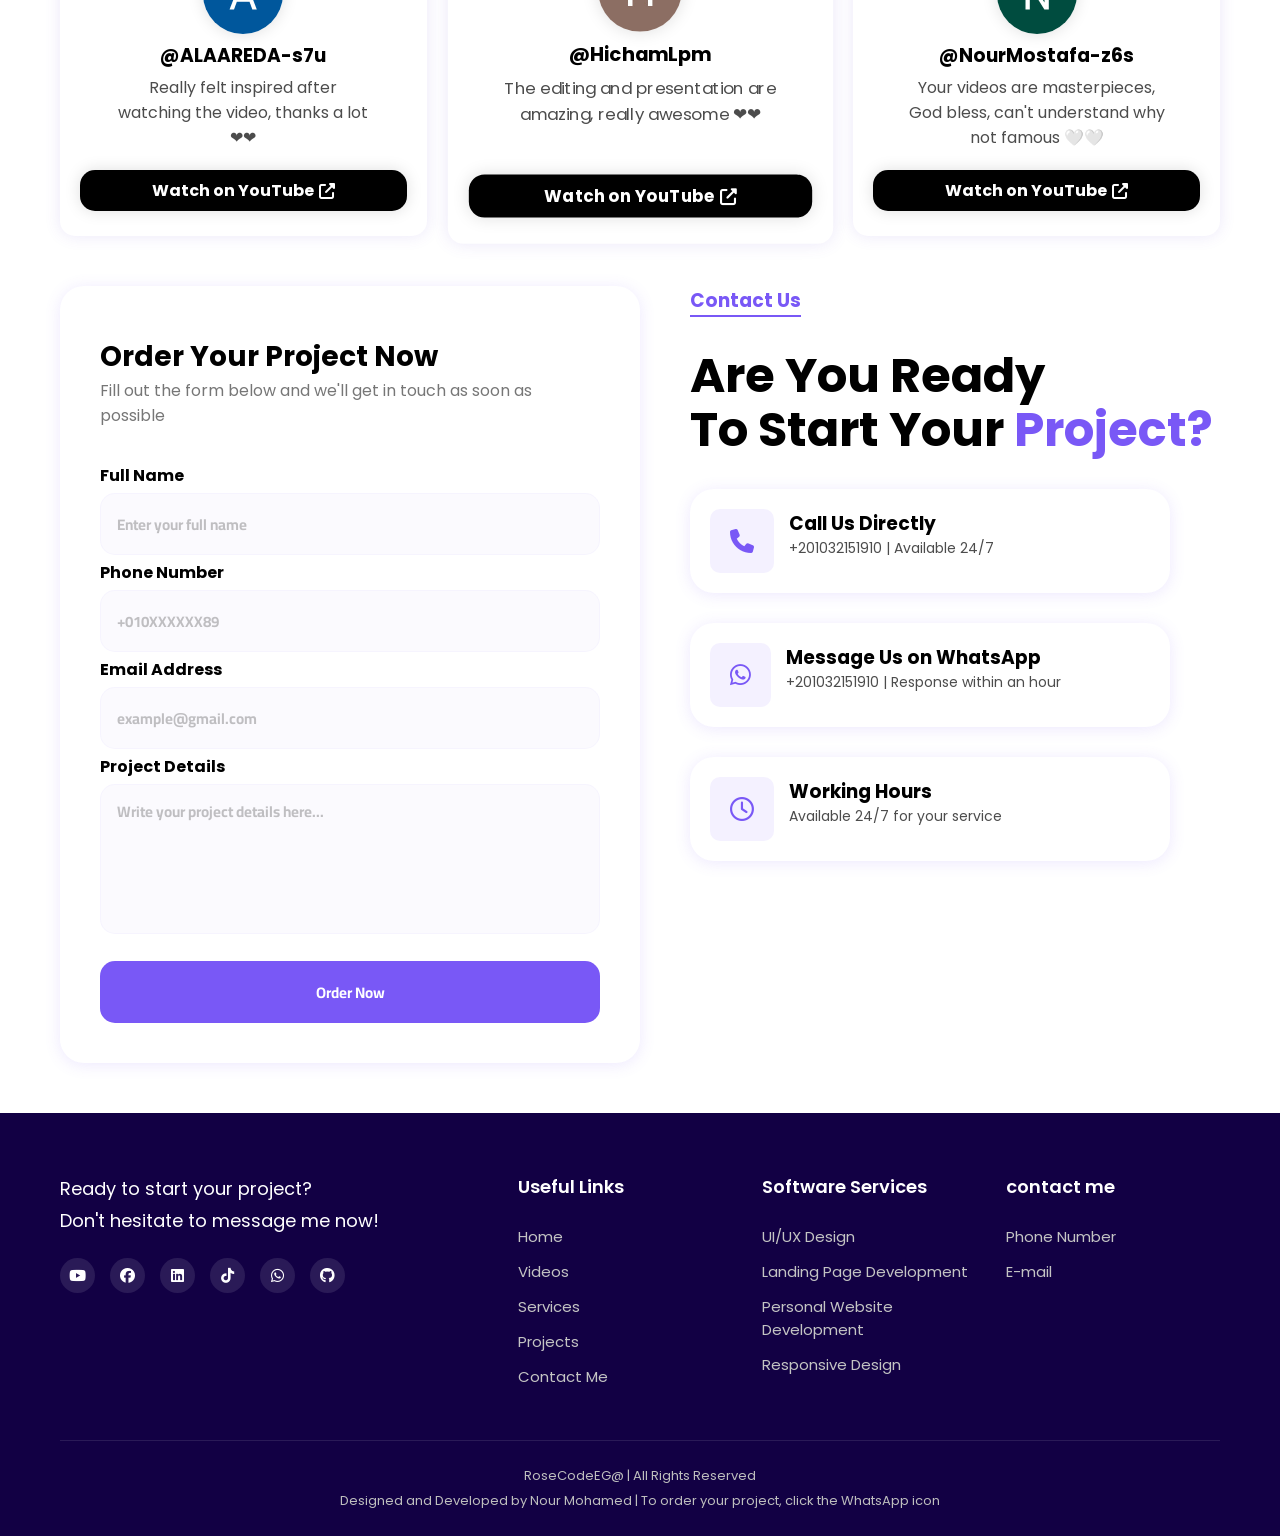
<file: index_en.html>
<!DOCTYPE html>
<html lang="en" dir="ltr">
<head>
    <meta charset="UTF-8">
    <meta name="viewport" content="width=device-width, initial-scale=1.0">
    <title>RoseCode | NourMohamed</title>
    <!-- Favicon -->
    <link rel="icon" type="image/x-icon" href="assets/favicon/favicon.ico">
    <link rel="icon" type="image/png" sizes="32x32" href="assets/favicon/favicon-32x32.png">
    <link rel="icon" type="image/png" sizes="16x16" href="assets/favicon/favicon-16x16.png">
    <link rel="apple-touch-icon" sizes="180x180" href="assets/favicon/apple-touch-icon.png">
    <link rel="icon" type="image/png" sizes="192x192" href="assets/favicon/android-chrome-192x192.png">
    <link rel="icon" type="image/png" sizes="512x512" href="assets/favicon/android-chrome-512x512.png">
    <!-- font awesome -->
    <link rel="stylesheet" href="https://cdnjs.cloudflare.com/ajax/libs/font-awesome/6.5.1/css/all.min.css">
    <!-- CSS -->
    <link rel="stylesheet" href="style.css">
</head>
<body>
    <header>
        <nav>
            <div class="container">
                <div class="navbar">
                    <div class="logo">
                        <a href="#hero"><img src="assets/RoseCodeLogo.png" alt="logo"></a>
                        <a href="#hero" class="logo-text">RoseCode</a>
                    </div>
                    <div class="center-menu">
                        <a href="#hero">Home</a>
                        <a href="#about">About</a>
                        <a href="#videos">Videos</a>
                        <a href="#services">Services</a>
                        <a href="#howiwork">How I Work</a>
                        <a href="#projects">Projects</a>
                    </div>
                    <div class="left-menu">
                        <a href="#contactus" class="gotoproj">Want a Project ?</a>
                        <a href="assets/Nour_MohamedCV.pdf" class="download-cv" download>Download CV<i class="fa-solid fa-download"></i></a>
                        <div class="toggleBtn"><i class="fas fa-bars"></i></div>
                    </div>
                    <div class="lang-btn">
                        <a href="index.html">AR</a>
                        <a href="index_en.html" class="active">EN</a>
                    </div>
                </div>
            </div>
        </nav>
    </header>
    <main>
        <div class="glow glow-purple"></div>
        <div class="glow glow-orange"></div>
        <section class="hero fadeup" id="hero">
            <div class="container">
                <div class="rightside">
                    <h1>Front-End<span> Developer</span><br><span>&</span>Content <span>Creator</span></h1>
                    <p>Hello, I’m Nour Mohamed, an Egyptian developer and content creator passionate about sharing technical knowledge in Arabic. I design and develop websites and landing pages using the latest web technologies, while documenting my coding journey and projects through technical content.</p>
                    <a href="#projects" class="gotoproduct">See Projects</a>
                    <a href="#contactus" class="gotocontact">Contact Me</a>
                </div>
                <div class="leftside">
                    <div class="purple-circle"></div>
                    <img src="assets/person.png" alt="person">
                    <div class="totalviewbadge">
                        <p>Total Views  <br><span>+400K</span></p>
                        <i class="fa-solid fa-arrow-trend-up"></i>
                    </div>
                    <div class="projectbadge">
                        <p>+12 Full Project</p>
                        <i class="fa-solid fa-handshake"></i>
                    </div>
                    <div class="freeforhirebadge">
                        <div></div>
                        <p>Open to Work</p>
                    </div>
                </div>
            </div>
        </section>
        <section class="stats">
            <div class="container fadeup">
                <div class="col col1">
                    <h2><i class="fas fa-infinity"></i></h2>
                    <hr>
                    <h3>Cups of Coffee</h3>
                </div>
                <div class="col">
                    <h2 data-target="12" class="counter">0</h2>
                    <hr>
                    <h3>Completed Projects</h3>
                </div>
                <div class="col">
                    <h2 data-target="2" class="counter">0</h2>
                    <hr>
                    <h3>Years of Experience</h3>
                </div>
            </div>
        </section>
        <section class="about" id="about">
            <div class="container">
                <div class="rightside">
                    <div class="gallery">
                        <div class="card"><span class="counter" data-target="400">0</span> Views</div>
                        <div class="img img1"></div>
                        <div class="img img2"></div>
                        <div class="card"><span class="counter" data-target="5">0</span>Followers</div>
                        <div class="card exp"><span class="counter" data-target="3">0</span>Edu. Years</div>
                    </div>
                </div>
                <div class="leftside">
                    <h3>Who Am I?</h3>
                    <h2>About <span>Me</span></h2>
                    <p>I’m <span>Nour Mohamed,</span> a student at the <span>Faculty of Computer Science, Helwan University</span>
                    and a <span>Front-End Developer</span>.
                    Besides programming, I <span>create educational content</span> where I share my journey in learning programming and simplify complex concepts for beginners, believing that knowledge grows when shared.
                    </p>
                </div>
            </div>
        </section>
        <section class="videos" id="videos">
            <div class="container">
                <div class="section-header">
                    <h3>Videos</h3>
                    <h2>Latest videos on the <span>YouTube</span> channel</h2>
                </div>
                <div class="cards">
                    <div class="card">
                        <img src="assets/thumbnails/1.jpg" alt="photo">
                        <h3>Why is everyone becoming a web developer?</h3>
                        <div class="statsbox">
                            <p>24k Views <i class="fas fa-eye"></i></p>
                            <p>1.4k Likes <i class="fa-solid fa-thumbs-up"></i></p>
                        </div>
                        <div class="channelbox">
                            <div class="content">
                                <a href="https://www.youtube.com/@RoseCodeEG">RoseCode | روز كود</p></a>
                                <a href="https://www.youtube.com/@RoseCodeEG"><span>@RoseCodeEG</span></a>
                            </div>
                            <div class="logo"><a href="https://www.youtube.com/@RoseCodeEG"><img src="/assets/RoseCodeLogo.png" alt="logo"></a></div>
                        </div>
                        <div class="watchnowbtn"><a href="https://www.youtube.com/watch?v=jI1-tFvNJcE&t=11s">Watch Now <i class="fas fa-external-link-alt"></i></a></div>
                    </div>
                    <div class="card main">
                        <img src="assets/thumbnails/2.jpg" alt="photo">
                        <h3>The video I wish when I started learning programming</h3>
                        <div class="statsbox">
                            <p>26k Views <i class="fas fa-eye"></i></p>
                            <p>2k Likes <i class="fa-solid fa-thumbs-up"></i></p>
                        </div>
                        <div class="channelbox">
                            <div class="content">
                                <a href="https://www.youtube.com/@RoseCodeEG">RoseCode | روز كود</p></a>
                                <a href="https://www.youtube.com/@RoseCodeEG"><span>@RoseCodeEG</span></a>
                            </div>
                            <div class="logo"><a href="https://www.youtube.com/@RoseCodeEG"><img src="/assets/RoseCodeLogo.png" alt="logo"></a></div>
                        </div>
                        <div class="watchnowbtn"><a href="https://www.youtube.com/watch?v=Goh_KsaN2PU&t=431s">Watch Now <i class="fas fa-external-link-alt"></i></a></div>
                    </div>
                    <div class="card">
                        <img src="assets/thumbnails/3.jpg" alt="photo">
                        <h3>Want to become a hacker? Cybersecurity Roadmap</h3>
                        <div class="statsbox">
                            <p>3.7k Views <i class="fas fa-eye"></i></p>
                            <p>1k Likes <i class="fa-solid fa-thumbs-up"></i></p>
                        </div>
                        <div class="channelbox">
                            <div class="content">
                                <a href="https://www.youtube.com/@RoseCodeEG">RoseCode | روز كود</p></a>
                                <a href="https://www.youtube.com/@RoseCodeEG"><span>@RoseCodeEG</span></a>
                            </div>
                            <div class="logo"><a href="https://www.youtube.com/@RoseCodeEG"><img src="/assets/RoseCodeLogo.png" alt="logo"></a></div>
                        </div>
                        <div class="watchnowbtn"><a href="https://www.youtube.com/watch?v=HfVN5BPHizQ&t=1s">Watch Now <i class="fas fa-external-link-alt"></i></a></div>
                    </div>
                </div>
            </div>
        </section>
        <section class="services" id="services">
            <div class="container">
                <div class="section-header">
                    <h3>My Services</h3>
                    <h2>The Services <span>I Offer</span></h2>
                </div>
                <div class="cards">
                    <div class="card">
                        <img src="assets/icons/ui.png" alt="service-photo">
                        <h3><span>UI/UX</span> Design</h3>
                        <p>Designing professional website interfaces and modern user experiences using Figma, with a focus on simplicity and usability.</p>
                    </div>
                    <div class="card">
                        <img src="assets/icons/portfolio.png" alt="service-photo">
                        <h3><span>Portfolio</span> Websites</h3>
                        <p>Creating personal websites and portfolios for developers and content creators with modern and fast designs.</p>
                    </div>
                    <div class="card">
                        <img src="assets/icons/landing.png" alt="service-photo">
                        <h3><span>Landing</span> Pages</h3>
                        <p>Building fast and responsive landing pages using HTML, CSS, and JavaScript, suitable for marketing and products.</p>
                    </div>
                    <div class="card">
                        <img src="assets/icons/resbonsive.png" alt="service-photo">
                        <h3><span>Responsive </span>Websites</h3>
                        <p>Converting designs into fully responsive websites that work perfectly on mobile, tablet, and desktop.</p>
                    </div>
                </div>
            </div>
        </section>
        <section class="howiwork" id="howiwork">
            <div class="container">
                <div class="section-header">
                    <h3>How I Work</h3>
                    <h2>Project <span>Workflow</span></h2>
                </div>
                <div class="steps">
                    <div class="step">
                        <div class="icon">
                            <i class="fa-solid fa-lightbulb"></i>
                        </div>
                        <h3>Understanding</h3>
                        <p>Understanding your vision and project goals before starting.</p>
                    </div>
                    <div class="step">
                        <div class="icon">
                            <i class="fa-solid fa-map-location-dot"></i>
                        </div>
                        <h3>Planning</h3>
                        <p>Planning the UI and structure to ensure a great user experience.</p>
                    </div>
                    <div class="step">
                        <div class="icon">
                            <i class="fa-solid fa-laptop-code"></i>
                        </div>
                        <h3>Development</h3>
                        <p>Writing clean and organized code using modern web technologies.</p>
                    </div>
                    <div class="step">
                        <div class="icon">
                            <i class="fa-solid fa-gears"></i>
                        </div>
                        <h3>Testing</h3>
                        <p>Testing across devices and browsers to ensure quality and performance.</p>
                    </div>
                </div>
            </div>
        </section>
        <section class="projects" id="projects">
            <div class="container">
                <div class="section-header">
                    <h3>Projects</h3>
                    <h2>Samples of <span>My Work</span></h2>
                </div>
                <div class="cards">
                    <div class="card">
                        <div class="contentcontainer">
                            <img src="assets/projects/medcine.jpg" alt="project-img">
                            <h3>Medical Clinic Landing Page</h3>
                            <p>A modern landing page designed for a medical clinic, focusing on ease of use and clear presentation of information. It includes sections for services, doctors, appointment booking, and contact methods, with a responsive design that works efficiently on all devices.</p>
                        </div>
                        <div class="bottombox">
                            <h3 class="technologies">HTML • CSS • JS</h3>
                            <div class="btnbox">
                                <a href="https://github.com/Nour-Mohamed1111/clinicTemplate" class="srccode">Source Code <i class="fas fa-external-link-alt"></i></a>
                                <a href="https://drmaher-clinic.vercel.app" class="livedemo">Live Demo <i class="fas fa-external-link-alt"></i></a>
                            </div>
                        </div>
                    </div>
                    <div class="card">
                        <div class="contentcontainer">
                            <img src="assets/projects/portfolioNew.jpg" alt="project-img">
                            <h3>Professional Personal Portfolio</h3>
                            <p>A personal portfolio website showcasing my skills and projects in front-end development, with a modern design and smooth user experience. It supports multiple languages and is fully responsive across all devices.</p>
                        </div>
                        <div class="bottombox">
                            <h3 class="technologies">HTML • CSS • JS</h3>
                            <div class="btnbox">
                                <a href="https://github.com/Nour-Mohamed1111/MainPortfolio" class="srccode">Source Code <i class="fas fa-external-link-alt"></i></a>
                                <a href="https://rosecode.vercel.app" class="livedemo">Live Demo <i class="fas fa-external-link-alt"></i></a>
                            </div>
                        </div>
                    </div>
                    <div class="card">
                        <div class="contentcontainer">
                            <img src="assets/projects/tansikclone.jpg" alt="project-img">
                            <h3>High School Admission Clone</h3>
                            <p>A Clone of the electronic admission site for high school, with a simple and organized user interface to facilitate data entry and selection. The project focuses on improving user experience and providing a modern, responsive design.</p>
                        </div>
                        <div class="bottombox">
                            <h3 class="technologies">HTML • CSS • JS</h3>
                            <div class="btnbox">
                                <a href="https://github.com/Nour-Mohamed1111/tansikcloneproject" class="srccode">Source Code <i class="fas fa-external-link-alt"></i></a>
                                <a href="https://tansikcloneproject.vercel.app" class="livedemo">Live Demo <i class="fas fa-external-link-alt"></i></a>
                            </div>
                        </div>
                    </div>
                    <div class="card">
                        <div class="contentcontainer">
                            <img src="assets/projects/oldportfolio.jpg" alt="project-img">
                            <h3>My Previous Personal Website</h3>
                            <p>My previous personal website, built during high school, had some issues but served as a starting point. It includes several pages showcasing some projects and experiments I worked on, with a simple design reflecting my early learning in web development, and it represents an important first step in my programming and design journey.</p>
                        </div>
                        <div class="bottombox">
                            <h3 class="technologies">HTML • CSS • JS</h3>
                            <div class="btnbox">
                                <a href="https://github.com/Nour-Mohamed1111/OldPortfolio" class="srccode">Source Code <i class="fas fa-external-link-alt"></i></a>
                                <a href="https://oldportfolio-nourmohamed.vercel.app" class="livedemo">Live Demo <i class="fas fa-external-link-alt"></i></a>
                            </div>
                        </div>
                    </div>
                    <div class="card">
                        <div class="contentcontainer">
                            <img src="assets/projects/websitesaver.jpg" alt="project-img">
                            <h3>Website Archiving App with Filtering System</h3>
                            <p>A full CRUD project for managing links, using JavaScript to handle adding, deleting, and categorizing websites dynamically. The interface supports an advanced filtering system to display specific categories, with data-saving functionality ensuring no data loss even after closing or reloading the browser.</p>
                        </div>
                        <div class="bottombox">
                            <h3 class="technologies">HTML • CSS • JS</h3>
                            <div class="btnbox">
                                <a href="https://github.com/Nour-Mohamed1111/WebsiteSaver" class="srccode">Source Code <i class="fas fa-external-link-alt"></i></a>
                                <a href="https://website-saver-v1.vercel.app/" class="livedemo">Live Demo <i class="fas fa-external-link-alt"></i></a>
                            </div>
                        </div>
                    </div>
                    <div class="card">
                        <div class="contentcontainer">
                            <img src="assets/projects/taphack.jpg" alt="project-img">
                            <h3>Android Device Management Tool</h3>
                            <p>A desktop tool developed using Python to simplify management and maintenance of Android devices, offering advanced features such as system reset and custom commands to improve device control. It has been used in practical scenarios and contributed to generating income during my studies.</p>
                        </div>
                        <div class="bottombox">
                            <h3 class="technologies">Python</h3>
                            <div class="btnbox">
                                <a href="https://github.com/Nour-Mohamed1111/AndroidFormat-App" class="srccode">Source Code <i class="fas fa-external-link-alt"></i></a>
                                <a href="https://github.com/Nour-Mohamed1111/AndroidFormat-App" class="livedemo">Live Demo <i class="fas fa-external-link-alt"></i></a>
                            </div>
                        </div>
                    </div>
                    <div class="card">
                        <div class="contentcontainer">
                            <img src="assets/projects/adidas.jpg" alt="project-img">
                            <h3>Simple Adidas Interface</h3>
                            <p>A simple interface for Adidas, built during my early web design projects as part of my learning process.</p>
                        </div>
                        <div class="bottombox">
                            <h3 class="technologies">HTML • CSS</h3>
                            <div class="btnbox">
                                <a href="https://github.com/Nour-Mohamed1111/AdidasTemplete" class="srccode">Source Code <i class="fas fa-external-link-alt"></i></a>
                                <a href="https://adidastemplete.vercel.app" class="livedemo">Live Demo <i class="fas fa-external-link-alt"></i></a>
                            </div>
                        </div>
                    </div>
                    <div class="card">
                        <div class="contentcontainer">
                            <img src="assets/projects/apple.jpg" alt="project-img">
                            <h3>Simple Apple Interface</h3>
                            <p>A simple interface for Apple, built during my early web design projects as part of my learning process.</p>
                        </div>
                        <div class="bottombox">
                            <h3 class="technologies">HTML • CSS • JS</h3>
                            <div class="btnbox">
                                <a href="https://github.com/Nour-Mohamed1111/AppleTemplate" class="srccode">Source Code <i class="fas fa-external-link-alt"></i></a>
                                <a href="https://apple-gallery.vercel.app" class="livedemo">Live Demo <i class="fas fa-external-link-alt"></i></a>
                            </div>
                        </div>
                    </div>
                    <div class="card">
                        <div class="contentcontainer">
                            <img src="assets/projects/youtube.jpg" alt="project-img">
                            <h3>YouTube Video Downloader Tool</h3>
                            <p>A Python-based project that allows users to download any YouTube video easily on their computer, with options to choose the preferred quality and format.</p>
                        </div>
                        <div class="bottombox">
                            <h3 class="technologies">Python</h3>
                            <div class="btnbox">
                                <a href="https://github.com/Nour-Mohamed1111/YoutubeDownloader-Tool" class="srccode">Source Code <i class="fas fa-external-link-alt"></i></a>
                                <a href="https://github.com/Nour-Mohamed1111/YoutubeDownloader-Tool" class="livedemo">Live Demo <i class="fas fa-external-link-alt"></i></a>
                            </div>
                        </div>
                    </div>
                </div>
                <div class="btncontainer">
                    <button class="viewmorebtn">View More <i class="fa-solid fa-chevron-down"></i></button>
                </div>
            </div>
        </section>
        <section class="comments">
            <div class="container">
                <div class="section-header">
                    <h3>Some Comments</h3>
                    <h2>What <span>Followers Say</span></h2>
                </div>
                <div class="commentscontainer">
                    <div class="col">
                        <div class="qouteicon"><i class="fas fa-quote-right"></i></div>
                        <div class="cardheader">
                            <div class="avatar"><img src="assets/comments/A.jpg" alt="user-icon"></div>
                            <h3 class="user-name">@ALAAREDA-s7u</h3>
                            <p>Really felt inspired after watching the video, thanks a lot ❤❤</p>
                        </div>
                        <a href="https://youtu.be/Goh_KsaN2PU?si=n84xpxKP0ulunMAK">Watch on YouTube <i class="fas fa-external-link-alt"></i></a>
                    </div>
                    <div class="col main">
                        <div class="qouteicon"><i class="fas fa-quote-right"></i></div>
                        <div class="cardheader">
                            <div class="avatar"><img src="assets/comments/H.jpg" alt="user-icon"></div>
                            <h3 class="user-name">@HichamLpm</h3>
                            <p>The editing and presentation are amazing, really awesome ❤❤</p>
                        </div>
                        <a href="https://youtu.be/jI1-tFvNJcE?si=66Rv6hxrEJH5Phdz">Watch on YouTube <i class="fas fa-external-link-alt"></i></a>
                    </div>
                    <div class="col">
                        <div class="qouteicon"><i class="fas fa-quote-right"></i></div>
                        <div class="cardheader">
                            <div class="avatar"><img src="assets/comments/N.jpg" alt="user-icon"></div>
                            <h3 class="user-name">@NourMostafa-z6s</h3>
                            <p>Your videos are masterpieces, God bless, can't understand why not famous 🤍🤍</p>
                        </div>
                        <a href="https://youtu.be/HfVN5BPHizQ?si=X5KA5ShtnLzOhvTB">Watch on YouTube <i class="fas fa-external-link-alt"></i></a>
                    </div>
                </div>
            </div>
        </section>
        <section class="contactus" id="contactus">
            <div class="container">
                <div class="rightside">
                    <form id="contact-form">
                        <h3>Order Your Project Now</h3>
                        <p>Fill out the form below and we'll get in touch as soon as possible</p>
                        <label for="username">Full Name</label>
                        <input type="text" name="entry.NAME_ID" id="username" placeholder="Enter your full name" required>
                        <label for="phonenumber">Phone Number</label>
                        <input type="tel" name="entry.PHONE_ID" id="phonenumber" placeholder="+010XXXXXX89" required>
                        <label for="email">Email Address</label>
                        <input type="email" name="entry.EMAIL_ID" id="email" placeholder="example@gmail.com" required>
                        <label for="details">Project Details</label>
                        <textarea name="entry.DETAILS_ID" id="details" placeholder="Write your project details here..." ></textarea>
                        <input type="submit" value="Order Now" class="submitBtn" id="submitBtn">
                    </form>
                </div>
                <div class="leftside">
                    <h3>Contact Us</h3>
                    <h2>Are You Ready <br>To Start Your <span>Project?</span></h2>
                    <div class="col1">
                        <i class="fa-solid fa-phone"></i>
                        <div class="content">
                            <h3>Call Us Directly</h3>
                            <p>+201032151910 | Available 24/7</p>
                        </div>
                    </div>
                    <div class="col2">
                        <i class="fa-brands fa-whatsapp"></i>
                        <div class="content">
                            <h3>Message Us on WhatsApp</h3>
                            <p>+201032151910 | Response within an hour</p>
                        </div>
                    </div>
                    <div class="col3">
                        <i class="fa-regular fa-clock"></i>
                        <div class="content">
                            <h3>Working Hours</h3>
                            <p>Available 24/7 for your service</p>
                        </div>
                    </div>
                </div>
            </div>
        </section>
    </main>
    <footer>
        <div class="container">
            <div class="topContainer">
                <div class="col1">
                    <p>Ready to start your project?<br> Don't hesitate to message me now!</p>
                    <div class="socialicons">
                        <a href="https://www.youtube.com/@RoseCodeEG"><i class="fa-brands fa-youtube"></i></a>
                        <a href="https://www.facebook.com/nour.mohamed.164438/"><i class="fa-brands fa-facebook"></i></a>
                        <a href="https://www.linkedin.com/in/nour-mohamed-538516377/"><i class="fa-brands fa-linkedin"></i></a>
                        <a href="https://www.tiktok.com/@rosecode.eg"><i class="fa-brands fa-tiktok"></i></a>
                        <a href="https://wa.me/201032151910"><i class="fa-brands fa-whatsapp"></i></a>
                        <a href="https://github.com/Nour-Mohamed1111"><i class="fa-brands fa-github"></i></a>
                    </div>
                </div>
                <div class="col2">
                    <h2>Useful Links</h2>  
                    <a href="#hero">Home</a>
                    <a href="#videos">Videos</a>
                    <a href="#services">Services</a>
                    <a href="#projects">Projects</a>  
                    <a href="#contactus">Contact Me</a>  
                </div>
                <div class="col3">
                    <h2>Software Services</h2>
                    <a href="#contactus">UI/UX Design</a>
                    <a href="#contactus">Landing Page Development</a>
                    <a href="#contactus">Personal Website Development</a>
                    <a href="#contactus">Responsive Design</a>
                </div>
                <div class="col4">
                    <h2>contact me</h2>
                    <a href="tel:+201032151910">Phone Number </a>
                    <a href="email:+rosecontactforbusiness@gmail.com">E-mail  </a>
                </div>
            </div>
            <div class="bottomContainer">
                <p>RoseCodeEG@ | All Rights Reserved</p>
                <p>Designed and Developed by Nour Mohamed | To order your project, click the WhatsApp icon</p>
            </div>
        </div>
    </footer>
    <button id="scrollTopBtn"><i class="fa-solid fa-arrow-up"></i></button>

<script src="main.js"></script>
</body>
</html>
</file>
<file: style.css>
/* global Rules */
@import url('https://fonts.googleapis.com/css2?family=Cairo:wght@200..1000&family=Poppins:ital,wght@0,100;0,200;0,300;0,400;0,500;0,600;0,700;0,800;0,900;1,100;1,200;1,300;1,400;1,500;1,600;1,700;1,800;1,900&display=swap');
@import url('https://fonts.googleapis.com/css2?family=IBM+Plex+Sans+Arabic:wght@100;200;300;400;500;600;700&display=swap');
:root{
    --font-primary:#000;
    --font-seccond:#222222cf;
    --purple:#7958F6;
    --gray:#F7F7F7;
    --shadow:0 0 16px #00000021;
    --rounded-circle: 35px;
    --rounded-square:15px;
}
*{
    padding: 0;
    margin: 0;
    box-sizing: border-box;
}
ul{
    list-style: none;
}
a{
    text-decoration: none;
    display: block;
}
body{
    font-family: "Poppins", sans-serif;

}
html[lang="ar"] body {
    font-family: 'Cairo', sans-serif;
}
html{
    scroll-behavior: smooth;
}
.container{
    margin: auto;
    padding: 0 20px;
}
@media (max-width:1200px){
    .container{
        width: 90%;
    }
}
@media (min-width:1200px){
    .container{
        width: 1200px;
    }
}
.fadeup {
    opacity: 0;
    transform: translateY(40px);
    animation: fadeUp 1s ease forwards;
}
@keyframes fadeUp {
  from{
    opacity: 0;
    transform: translateY(40px);
  }

  to{
    opacity: 1;
    transform: translateY(0);
  }
}
.section-header{
    margin-top: 50px;
    display: flex;
    justify-content: center;
    align-items:center;
    flex-direction: column;
}
.section-header h3{
    color:var(--purple);
    font-size: 32px;
    border-bottom:2px solid var(--purple);
    width: fit-content;
}
.section-header h2{
    font-size: 48px;
    margin: 5px 0 60px 0;
    text-align: center;
}
.section-header span{
    color:var(--purple);
}
@media (max-width:560px){
.section-header h2{
    font-size: 38px;
    margin: 20px 0 60px 0;
    line-height: 50px;
}
.section-header h3{
    font-size: 27px;
}
}
#scrollTopBtn {
    position: fixed;
    bottom: 30px;
    right: 30px;
    background-color: var(--purple);
    color: white;
    border: none;
    padding: 12px 16px;
    border-radius: 50%;
    font-size: 18px;
    cursor: pointer;
    display: none;
    z-index: 999;
    transition: .4s ease;
}
#scrollTopBtn:hover {
    opacity: 0.8;
}
/* global Rules End */
/* navbar */
nav .container .navbar div{
    display: flex;
    align-items: center;
    font-weight: bold;
}
nav .container a{
    color: var(--font-primary);
}
nav .container{
    position: relative;
}
nav .container .navbar{
    display: flex;
    justify-content: space-between;
    align-items: center; 
    height: 60px;
    background: var(--gray);
    z-index: 1000;
    box-shadow: var(--shadow);
    border-radius: var(--rounded-circle);
    transform: translateX(-50%);
    top: 15px;
    left: 50%;
    text-wrap: nowrap;
    position: fixed;
    width: 90%;
    padding: 0 15px;
}
html[lang="ar"] nav .container .logo-text{
    font-family: 'IBM Plex Sans Arabic', sans-serif;
}
nav .container .logo a img{
    width: 35px;
    margin-left: 8px;
    display: flex;
    align-items: center;
}
html[lang="en"] nav .container .logo a img{
    margin: 0 8px 0 0;
}
nav .container .center-menu{
    gap:20px;
}
nav .container .center-menu a{
    position: relative;
}
nav .container .center-menu a::after{
    content: '';
    position: absolute;
    bottom: -8px;
    left: 50%;
    transform: translateX(-50%);
    width: 0;
    height: 3px;
    background-color: var(--font-primary);
    transition: width .4s ease;
}
nav .container .center-menu a:hover::after{
    width: 80%;
    border-radius: 8px;
}
nav .container .left-menu{
    gap:10px;
}
nav .container .left-menu a{
    padding: 5px 12px;
    border-radius: var(--rounded-circle);
    transition: .4s ease;
}
nav .container .left-menu a:hover{
    opacity: .8;
}
nav .container .left-menu .gotoproj{
    background-color: var(--purple);
    color: #fff;
}
nav .container .left-menu .download-cv{
    background-color: #000;
    color: #fff;
}
header .lang-btn{
    background-color: var(--gray);
    padding: 5px;
    display: flex;
    position: absolute;
    top: 70px;
    right: 0;
    padding: 7px 10px;
    box-shadow: var(--shadow);
    border-radius: var(--rounded-circle);
    gap: 3px;
    z-index: 2;
}
header .lang-btn a{
    width: 40px;
    height: 40px;
    background-color: #fff;
    border: 2px solid #000;
    border-radius: 50%;
    display: flex;
    justify-content: center;
    align-items: center;
}
header .lang-btn a.active{
    background-color: #1035ED;
    color: #fff;
    border:none;
}
nav .container .navbar .toggleBtn{
    display: none;
    cursor: pointer;
}
@media (max-width:1200px){
    nav .container .navbar .center-menu{
        display: none; 
        flex-direction: column;
        position: absolute;
        top: 65px;
        left: 0;
        background: var(--gray);
        width: 100%;
        border-radius: var(--rounded-circle);
        box-shadow: 0 5px 15px rgba(0,0,0,0.2);
        z-index: 999;
        text-align: center;
        gap: 0;
    }
    nav .container .center-menu a{
        padding:15px 0 15px 0;
        width: 80%;
    }
    nav .container .center-menu a::after{
        display: none;
    }
    nav .container .navbar .center-menu a:not(:last-child){
        border-bottom: 1px solid rgba(0, 0, 0, 0.524);
    }
    nav .container .navbar .center-menu.show {
        display: flex;
    }
    nav .container .navbar .toggleBtn{
        display: flex;
        align-items: center;
        font-size: 18px;
    }
}
@media (max-width:568px){
    nav .container .logo-text{
        display: none;
    }
    nav .container .navbar .left-menu{
        font-size: 12px;
        gap: 4px;
    }
}
/* navbar end */
/* hero */
main .hero{
    height: 100vh;
    background-image: radial-gradient(circle, rgba(0, 0, 0, 0.324) 1px, transparent 1px);
    background-size: 20px 20px;
    position: relative;
    overflow: hidden;
}
main .hero .container{
    display: flex;
    align-items: center;
    height: 100%;
}
.glow{
    position: absolute;
    width: 700px;
    height: 400px;
    filter: blur(120px);
    z-index: -2;
    overflow: hidden;
}
.glow-purple{
    background: radial-gradient(circle, var(--purple), transparent 80%);
    top: 145px;
    left: 100px;
}
html[lang="en"] .glow-purple{
    left: auto;
    right: 100px;
}
.glow-orange{
    background: radial-gradient(circle, rgba(255, 119, 0, 0.404), transparent 70%);
    bottom: -150px;
    right: -150px;
}
html[lang="en"] .glow-orange{
    right: auto;
    left: -150px;
}
main .hero .container .rightside{
    width: 50%;
}
main .hero .container .rightside h1{
    font-size: 60px;
    line-height: 82px;
    margin-top: 80px;
}
html[lang="ar"] main .hero .container .rightside h1{
    font-family: 'IBM Plex Sans Arabic', sans-serif;
}
html[lang="en"] main .hero .container .rightside h1{
    font-size: 52px;
    line-height: 60px;
}
main .hero .container .rightside h1 span{
    color: var(--purple);
}
main .hero .container .rightside p{
    width: 80%;
    font-weight:600;
    color: var(--font-seccond);
    margin: 30px 0 70px 0;
    font-size: 18px;
}
html[lang="ar"] main .hero .container .rightside p{
    font-family: 'IBM Plex Sans Arabic', sans-serif;
}
html[lang="en"] main .hero .container .rightside p{
    font-weight:400;
}
main .hero .container .rightside a{
    padding: 10px 20px;
    border-radius: var(--rounded-circle);
    display: inline-block;
    font-size: 24px;
    font-weight: bold;
    transition: .4s ease;
}
main .hero .container .rightside .gotoproduct{
    background-color: var(--purple);
    color: #fff;
    box-shadow: 0 0 32px var(--purple);
    margin: 0 0 0 10px;
}
html[lang="en"] main .hero .container .rightside .gotoproduct{
    margin: 0 10px 0 0;
}
main .hero .container .rightside .gotoproduct:hover{
    box-shadow: 0 0 48px var(--purple);
    transform: translateY(-3px);
}
main .hero .container .rightside .gotocontact{
    color: var(--purple);
    border: 3px solid var(--purple);
}
main .hero .container .rightside .gotocontact:hover{
    background-color: var(--purple);
    color: #fff;
    transform: translateY(-3px);
}
main .hero .leftside{
    position: relative;
    width: 50%;
    display: flex;
    align-items: center;
    justify-content: center;
    margin-top: 50px;
    font-weight: bolder;
    font-size: 20px;
    line-height:40px;
}
main .hero .leftside img{
    width: 600px;
    z-index: 1;
}
.purple-circle,.totalviewbadge,.projectbadge,.freeforhirebadge{
    position: absolute;
}
.totalviewbadge,.projectbadge{
    z-index: 2;
    display: flex;
    gap: 10px;
    padding: 10px 20px;
    border-radius: var(--rounded-square);
    box-shadow: var(--shadow);
    animation: float 4s ease-in-out infinite;
}
@keyframes float{
    0%{
        transform: translateY(0px);
    }
    50%{
        transform: translateY(-10px);
    }
    100%{
        transform: translateY(0px);
    }
}
.purple-circle{
    width: 470px;
    height: 470px;
    bottom:60px;
    background-color: var(--purple);
    border-radius: 50%;
}
.totalviewbadge{
    bottom: 0;
    right: -80px;
    background-color: #fff;
    color: var(--purple);
}
.totalviewbadge i{
    display: flex;
    align-items: center;
    font-size: 48px;
}
.totalviewbadge span{
    font-size: 32px;
}
.projectbadge i{
    display: flex;
    align-items: center;
    font-size: 36px;
    color: orange;
}
.projectbadge{
    background-color: #fff;
    left: -17px;
    bottom: 170px;
    font-size: 24px;
}
.freeforhirebadge{
    z-index: 2;
    background-color: #d1ffd8aa;
    border: 2px solid #00ff2f6d;
    color: #006B19 ;
    padding: 0 12px;
    border-radius: var(--rounded-circle);
    left: 10px;
    top: 265px;
    display: flex;
    align-items: center;
    gap: 10px;
    animation: float 4s ease-in-out infinite;
}
.freeforhirebadge div{
    content: '';
    width: 10px;
    height: 10px;
    background-color: #00FF2F;
    border-radius: 50%;
}
@media (max-width:1200px){
    main .hero{
        height: fit-content;
    }
    main .hero .container{
        flex-direction: column-reverse;
    }
    main .hero .container .rightside{
        width: 100%;
        text-align: center;
        display: flex;
        flex-direction: column;
        align-items: center;
    }
    main .hero .container .rightside h1{
        font-size: 42px;
        line-height: 60px;
        margin-top: 0px;
    }
    main .hero .container .rightside p{
        width: 100%;
    }
    main .hero .container .rightside .gotoproduct{
        margin: 0;
    }
    html[lang="en"] main .hero .container .rightside .gotoproduct{
        margin: 0;
    }
    main .hero .container .rightside a{
        margin: 10px 0;
        width: 100%;
    }
    .totalviewbadge{
        right: 55px;
    }
    .projectbadge{
        left:20px;
    }
    .freeforhirebadge{
        left: 185px;
    }
    main .hero .leftside{
        width: 100%;
        margin-top: 60px;
    }
}
@media (max-width:980px){
    .totalviewbadge{
        display: none;
    }
    .projectbadge{
        display: none;
    }
    .freeforhirebadge{
        display: none;
    }
    main .hero .leftside img{
        width: 550px;
    }
    nav .container .navbar .lang-btn a{
        width: 35px;
        height: 35px;
        font-size: 14px;
    }
}
@media (max-width:480px){
    .glow{
        display: none;
    }
}
/* hero end */
/* stats */
.stats{
    margin-top: -40px;
    padding: 10px 0;
}
.stats .container{
    display: flex;
    gap: 32px;
    justify-content: center;
    padding: 10px 50px 20px 50px;
}
.stats .container .col{
    background-color: #fff;
    padding: 30px 50px 50px 50px;
    border-radius: 30px;
    text-align: center;
    min-height: fit-content;
    min-width:fit-content;
    width: 300px;
    box-shadow: var(--shadow);
    display: flex;
    flex-direction: column;
    justify-content: center;
    align-items:center;
    transition: 1s ease;
}
.stats .container .col:hover{
    scale: 1.05;
}
.stats .container .col1{
flex:2;
background-color:var(--purple);
}
.stats .container .col h2{
    font-size: 64px;
    color:var(--purple)
}
.stats .container .col h3{
    padding-top: 10px ;
    font-size: 32px;
    color:var(--purple);
}
.stats .container .col1 i,
.stats .container .col1 h3{
    color:#fff;
}
.stats .container .col1 i{
    font-size: 64px;
}
.stats .container .col hr{
    width: 100%;
}
@media (max-width:1200px) {
    .stats{
        margin-top: 0;
    }
    .stats .container{
        flex-direction: column;
        align-items: center;
        padding: 20px;
        padding-top: 30px;
    }
    .stats .container .col{
        width: 100%;
    }
}
/* stats end */
/* about */
.about .container{
    margin-top: 30px;
    display: flex;
}
.about .container .rightside{
    width: 45%;
}
.about .container .rightside .gallery {
    display: grid;
    grid-template-columns: 1fr 1fr;
    grid-template-rows: repeat(4,130px);
    gap: 20px;
    width: 100%;
}
.about .container .rightside .img {
    border-radius: var(--rounded-square);
    background-size: cover;
    background-position: center;
    box-shadow:var(--shadow);
}
.about .container .rightside .img1 {
    background-image: url("/assets/photo2.jpg");
    grid-row: span 2; 
}
.about .container .rightside .img2 {
    background-image: url("/assets/photo1.jpg");
    grid-row: span 3;
}
.about .container .rightside .card {
    display: flex;
    align-items: center;
    justify-content: center;
    flex-direction: column;
    color: #fff;
    background-color:var(--purple);
    border-radius: var(--rounded-square);
    font-weight: bold;
    font-size: 32px;
    line-height: 45px;
    text-align: center;
    box-shadow:var(--shadow);
}
html[lang="en"] .about .container .rightside .card:not(.exp) span::after{
    content: "K";
}
.about .container .rightside .gallery .card span{
    font-size: 40px;
}
.about .container .rightside .gallery .exp{
    background-color:#fff;
    color:var(--purple)
}
.about .container .leftside{
    width: 55%;
    padding: 0 50px 0 20px;
    display: flex;
    flex-direction: column;
}
html[lang="en"] .about .container .leftside{
    padding-left: 50px;
}
.about .container .leftside h3{
    color:var(--purple);
    font-size: 32px;
    border-bottom:2px solid var(--purple);
    width: fit-content;
}
.about .container .leftside h2{
    font-size: 56px;
}
.about .container .leftside span{
    color:var(--purple);
}
.about .container .leftside p{
    font-size: 22px;
    font-weight: 600;
    color:var(--font-seccond);
    margin-top: 20px;
}
@media (max-width:1200px) {
    .about .container{
        flex-direction: column-reverse;
        align-items: center;
        margin-top: 0;
    }
    .about .container  .rightside,
    .about .container  .leftside,
    .about .container  .leftside p{
        width: 100%;
        align-items:center;
    }
    .about .container  .leftside{
        padding: 0;
    }
    .about .container  .rightside{
        margin-top: 30px;
    }
}
@media (max-width:560px){
    .about .container{
        padding: 0 20px;
    }
    .about .container .rightside .gallery{
        grid-template-columns: 1fr;
        grid-template-rows: repeat(6,130px);
    }
    .about .container .rightside{
        margin-top: 30px;
    }
    .about .container .rightside .img2{
        display: none;
    }
    .about .container .rightside .img1{
        grid-row: span 3;
    }
    .about .container .leftside h2{
        font-size: 46px;
    }
    .about .container .rightside p{
        font-size: 20px;
    }
    html[lang="en"] .about .container .leftside{
    padding-left: 0px;
}
}
/* about end */
/* videos */
.videos {
    position: relative;
}
.videos::before,
.videos::after {
    content: "";
    position: absolute;
    width: 120px;
    height: 120px;
    background: radial-gradient(circle, var(--purple) 4px, transparent 5px);
    background-size: 20px 20px;
    opacity: 0.3;
    z-index: -1;
}
.videos::before {
    top: 100px;
    right: 0;
}
.videos::after {
    bottom: 0px;
    left: 0;
}
.videos .cards{
    display: grid;
    grid-template-columns: repeat(3,1fr);
    gap: 30px;
}
.videos .cards .card{
    background-color:#fff;
    box-shadow:var(--shadow);
    border-radius:var(--rounded-square);
    padding: 20px;
    transition: .4s ease;
}
.videos .cards .card.main{
    scale: 1.05;
}
.videos .cards .card.main:hover{
    scale: 1.1;
}
.videos .cards .card:hover{
    scale: 1.05;
}
.videos .cards .card img{
    width: 100%;
    border-radius:var(--rounded-square);
    box-shadow:var(--shadow)
}
.videos .cards .card h3{
    height: 60px;
    line-height: 30px;
    margin-bottom: 15px;
}
.videos .cards .card .statsbox{
    display: flex;
    gap: 10px;
    color:var(--font-seccond);
}
.videos .cards .card .channelbox{
    display: flex;
    justify-content: flex-end;
    margin: 50px 0 25px 0;
    width: 100%;
}
.videos .cards .card .channelbox .logo a{
    display: flex;
    align-items: center;
    height: 100%;
}
.videos .cards .card .channelbox img{
    width: 50px;
    border-radius:50%;
}
.videos .cards .card .channelbox .content{
    text-align: end;
    padding: 0 10px;
    line-height: 25px;
}
.videos .cards .card .channelbox .content a{
    color:var(--font-seccond);
}
.videos .cards .card .channelbox .content a:not(:last-child){
    font-weight: bold;
    color: var(--font-primary);
}
.videos .cards .card .watchnowbtn{
    width: 100%;
    background:var(--purple);
    border-radius:10px;
    padding: 10px;
    text-align: center;
}
.videos .cards .card .watchnowbtn a{
    color: #fff;
    font-size: 18px;
    font-weight: bold;
}
@media (max-width:1200px){
    .videos .cards {
        grid-template-columns: 1fr;
    }
    .videos .cards .card.main{
    scale: 1;
    }
    .videos::before {
    top: 100px;
    right: -85px;
    }
}
@media (max-width:560px){
    .videos .cards .card .channelbox .content a{
    font-size: 12px;
    }
    html[lang="en"] .videos .cards .card h3{
        line-height: 23px;
    }
    .videos::before{
        display: none;
    }
}
/* videos end */
/* services */
.services{
    position: relative;
}
.services::before {
    content: "";
    position: absolute;
    top: 0;
    left: 0;
    width: 100%;
    height: 150%;
    background: radial-gradient(
    ellipse at center,
    rgba(122, 88, 246, 0.123) 0%,
    rgba(122, 88, 246, 0.068) 40%,
    transparent 70%
    );
    z-index: -1;
}
.services .cards{
    display: grid;
    grid-template-columns: repeat(4,1fr);
    gap: 30px;
}
.services .cards .card{
    background-color:#fff;
    box-shadow: 0 0 16px #7a58f631;
    border-radius:var(--rounded-square);
    padding: 20px;
    transition: .4s ease;
    display: flex;
    flex-direction: column;
    align-items:center;
    transition: .4s ease;
}
.services .cards .card:hover{
    scale: 1.05;
}
.services .cards .card img{
    width: 80%;
}
.services .cards .card h3 span{
    color:var(--purple);
}
.services .cards .card p{
    color:var(--font-seccond);
    text-align: center;
    margin-top: 10px;
}
@media (max-width:1200px){
    .services .cards{
        grid-template-columns: repeat(2,1fr);
    }
    .services .cards .card img{
    width: 30%;
    }
}
@media (max-width:560px){
    .services .cards{
        grid-template-columns: 1fr;
    }
}
/* services end */
/* tools */
.maincontainer {
  display: grid;
  grid-template-columns: repeat(5,1fr);
  gap: 20px;
}
.iconcontainer {
    position: relative;
    background: #fff;
    padding: 20px;
    border-radius: var(--rounded-square);
    text-align: center;
    box-shadow: 0 0 16px #7a58f631;
    transition: .4s ease;
}
.iconcontainer:hover{
    scale: 1.05;
}
.iconcontainer i {
    font-size: 68px;
    color: var(--purple);
}
.percent {
    position: absolute;
    bottom: 30px;
    right: 20px;
    font-size: 16px;
    color: var(--purple);
}
.progress {
    margin-top: 30px;
    height: 6px;
    background: #eee;
    border-radius: var(--rounded-circle);
    overflow: hidden;
    direction: ltr;
}
.progress span {
    display: block;
    height: 100%;
    width: 0;
    background: var(--purple);
    border-radius: var(--rounded-circle);
    transition: width 1.5s ease;
}
@media (max-width:1200px){
    .maincontainer{
        grid-template-columns: repeat(3,1fr);
    }
}
@media (max-width:560px){
    .maincontainer{
        grid-template-columns: 1fr;
    }
}
/* tools end */
/* how i work */
.howiwork{
    position: relative;
    direction: ltr;
}
.howiwork::before {
    content: "";
    position: absolute;
    top: 0;
    left: 0;
    width: 100%;
    height: 150%;
    background: radial-gradient(
    ellipse at center,
    rgba(122, 88, 246, 0.123) 0%,
    rgba(122, 88, 246, 0.068) 40%,
    transparent 70%
    );
    z-index: -1;
}
.howiwork .steps{
    display: grid;
    grid-template-columns: repeat(4,1fr);
    position: relative;
}
.howiwork .steps::before {
    position: absolute;
    content:'';
    width: 80%;
    height: 8px;
    background: var(--purple);
    z-index: -1;
    left: 50%;
    top: 60px;
    transform: translateX(-50%);
}
.howiwork .steps .step{
    text-align: center;
}
.howiwork .steps .step .icon{
    background:#fff;
    width: 50%;
    margin: 0 auto;
    width: 120px;
    height: 120px;
    border-radius:50%;
    display: flex;
    justify-content: center;
    align-items:center;
    box-shadow: 0 0 16px #7a58f631;
    transition: .4s ease;
}
.howiwork .steps .step .icon:hover{
    scale:1.1
}
.howiwork .steps .step i{
    color:var(--purple);
    font-size: 60px;
}
.howiwork .steps .step h3 {
    font-size: 24px;
    color:var(--purple);
    margin: 10px 0;
}
.howiwork .steps .step p{
    width: 70%;
    margin: 0 auto;
    color:var(--font-seccond);

}
@media(max-width:1200px){
    .howiwork .steps{
    grid-template-columns: repeat(2,1fr);
    gap: 30px;
    }
    .howiwork .steps::before{
        display: none;
    }
}
@media(max-width:560px){
    .howiwork .steps{
    grid-template-columns: 1fr;
    gap: 30px;
    }
}
/* how i work end */
/* Projects  */
.projects .cards{
    display: grid;
    grid-template-columns: repeat(3,1fr);
    gap: 40px;
}
.projects .cards .card{
    background-color:#fff;
    box-shadow:var(--shadow);
    border-radius:var(--rounded-square);
    padding: 15px;
    transition: .4s ease;
    display: flex;
    flex-direction: column;
    justify-content: space-between;
}
.projects .cards .card:hover{
    scale: 1.05;
}
.projects .cards .card img{
    width: 100%;
    border-radius:var(--rounded-square);
    box-shadow: 0 0 16px #7a58f631;
}
.projects .cards .card h3{
    color:var(--font-primary);
    margin: 10px 0;
    width: 90%;
}
.projects .cards .card .technologies{
    color:var(--purple)
}
.projects .cards .card h3,
.projects .cards .card p{
    line-height: 28px;
}
.projects .cards .card p{
    color:var(--font-seccond);
    
}
.projects .cards .card .btnbox{
    display: flex;
    align-items:center;
    width: 100%;
    gap: 5px;
}
.projects .cards .card .btnbox a{
    width: 50%;
    color:#fff;
    font-weight: bold;
    font-size: 16px;
    text-wrap: nowrap;
    padding: 8px 0px;
    box-shadow:var(--shadow);
    display: flex;
    align-items:center;
    justify-content: center;
    gap: 5px;
    transition: .4s ease;
    margin: 10px 0 5px 0;
    border-radius:var(--rounded-square);
}
.projects .cards .card .btnbox a:hover{
    opacity: .8;
}
.projects .cards .card .btnbox .srccode {
    background:#000;
}
.projects .cards .card .btnbox .livedemo{

    background:var(--purple);
}
.projects .btncontainer{
    width: 100%;
    display: flex;
    align-items:center;
    justify-content: center;
    margin: 30px 0 0 0;
}
.projects .btncontainer .viewmorebtn{
    color:#fff;
    font-weight: bold;
    font-size: 16px;
    font-family: cairo,sans-serif;
    padding: 14px 20px;
    box-shadow: 0 0 16px #7a58f685;
    transition: .4s ease;
    background:var(--purple);
    border-radius:var(--rounded-square);
    border:none;
    cursor: pointer;
}
.projects .btncontainer .viewmorebtn:hover{
    scale: 1.05;
    box-shadow: 0 0 32px #7a58f685;
}
@media (max-width:1200px){
    .projects .cards{
    grid-template-columns: repeat(2,1fr);
    gap: 30px;
    }
}
@media (max-width:830px){
    .projects .cards{
    grid-template-columns: 1fr;
    gap: 30px;
    }
    .projects .cards .card .btnbox a{
        font-size: 14px;
    }
}
/* Projects end */
/* comments */
.commentscontainer{
    display: grid;
    grid-template-columns: repeat(3,1fr);
    gap: 30px;
}
.commentscontainer .col{
    background-color:#fff;
    box-shadow:0 0 16px #6547d321;
    border-radius:var(--rounded-square);
    padding: 20px;
    transition: .4s ease;
    display: flex;
    flex-direction: column;
    justify-content: space-between;
    align-items: center;
    position: relative;
}
.commentscontainer .col:hover{
    scale: 1.05;
}
.commentscontainer .col.main{
    scale:1.05
}
.commentscontainer .col.main:hover{
    scale:1.1
}
.commentscontainer .col .qouteicon{
    position: absolute;
    background:var(--purple);
    width: 35px;
    height: 35px;
    border-radius:50%;
    box-shadow:var(--shadow);
    color:#fff;
    display: flex;
    justify-content: center;
    align-items:center;
    right: 20px;
}
.commentscontainer .col .cardheader{
    width: 100%;
    display: flex;
    justify-content: center;
    align-items: center;
    flex-direction: column;
    margin-top: 10px;
}
.commentscontainer .col .cardheader img{
    width: 80px;
    border-radius:50%;
    box-shadow:var(--shadow)
}
.commentscontainer .col p{
    margin: 5px 0 10px 0;
    text-align: center;
    width: 80%;
    color:var(--font-seccond)
}
.commentscontainer .col a{
    width: 100%;
    color:#fff;
    font-weight: bold;
    font-size: 16px;
    text-wrap: nowrap;
    padding: 8px 0px;
    box-shadow:var(--shadow);
    display: flex;
    align-items:center;
    justify-content: center;
    gap: 5px;
    transition: .4s ease;
    margin: 10px 0 5px 0;
    border-radius:var(--rounded-square);
    background-color:#000;
}
.commentscontainer .col a:hover{
    opacity: .8;
}
@media (max-width:1200px){
    .commentscontainer{
    grid-template-columns: 1fr;
    }
    .commentscontainer .col.main{
    scale:1
    }
    .commentscontainer .col.main:hover{
        scale:1.05
    }
}
/* comments end */
/* contact */
.contactus{
    margin: 50px 0;
}
.contactus .container{
    display: flex;
}
.contactus .container .rightside{
    width: 50%;
}
.contactus .container .rightside form{
    background-color: #fff;
    border-radius: 24px;
    box-shadow: 0 2px 16px #7a58f623;
    padding: 50px 40px 40px 40px;
}
.contactus .container .rightside h3{
    font-size: 28px;
}
.contactus .container .rightside p{
    margin-bottom: 30px;
    color: #00000089;
}
.contactus .container .rightside label{
    display: inline-block;
    width: calc(50% - 2px);
    font-weight: bold;
    text-wrap: nowrap;
    margin: 5px 0;
}
.contactus .container .rightside input,
.contactus .container .rightside textarea{
    border: #7a58f609 .5px solid;
    background-color:#8c74e209 ;
    border-radius: var(--rounded-square);
    padding: 12px 16px;
    font-family: "Cairo", sans-serif;
    font-weight: bold;
    font-size: 0.95rem;
    box-sizing: border-box;
    outline: none;
    direction: rtl;
    resize: none;
    width: 100%;
}
html[lang="en"] .contactus .container .rightside input,
html[lang="en"] .contactus .container .rightside textarea{
    direction: ltr;
}
.contactus .container .rightside input{
    height: 62px;
}
.contactus .container .rightside input::placeholder,
.contactus .container .rightside textarea::placeholder{
    color: #0000003d;
}
.contactus .container .rightside textarea{
    overflow-y: auto;;
    height: 150px;
}
.contactus .container .rightside input:focus{
    border: #00000044 2px solid ;
}
input[type=number]:focus::-webkit-inner-spin-button,
input[type=number]:focus::-webkit-outer-spin-button {
    -webkit-appearance: none;
    margin: 0;
}
.contactus .container .rightside .submitBtn{
    background: var(--purple);
    padding: 6px 20px;
    border-radius: var(--rounded-square);
    color: #fff;
    font-weight: bold;
    transition: .4s ease;
    margin-top: 20px;
    width: 100%;
    cursor: pointer;
}
.contactus .container .rightside .submitBtn:hover{
    opacity: .8;
}
.contactus .container .leftside {
    padding: 0 50px;
    width: 50%;
}
.contactus .container .leftside > h3{
    color:var(--purple);
    padding: 5 0;
    border-bottom: 2px solid var(--purple);
    width: fit-content;
}
.contactus .container .leftside h2{
    font-size: 48px;
    text-wrap: nowrap;
    line-height:54px;
    margin: 2rem 0;
}
.contactus .container .leftside h2 span{
    color: var(--purple);
}
.contactus .container .leftside > div{
    background-color: #fff;
    padding:20px;
    border-radius: 24px;
    margin-bottom: 30px;
    width: 100%;
    display: flex;
    gap: 15px;
    box-shadow: 0 2px 16px #7a58f623;
    transition: .4s ease;
}
.contactus .container .leftside > div:hover{
    transform: translateY(-10px);
}
.contactus .container .leftside div i{
    background-color: #7a58f615;
    color: var(--purple);
    padding: 20px;
    border-radius: 10px;
    display: flex;
    align-items: center;
    justify-content: center;
    font-size: 24px;
}
.contactus .container .leftside div p{
    font-size: 14px;
    color: var(--font-seccond);
}
@media(max-width:1200px){
    .contactus .container{
        flex-direction: column-reverse;
        gap: 30px;
    }
    .contactus .container .rightside,
    .contactus .container .leftside{
        width: 100%;
    }
    .contactus .container .leftside{
        padding: 0;
    }
}
@media(max-width:480px){
    .contactus .container{
        gap: 10px;
    }
    .contactus .container .leftside h2{
        font-size: 38px;
        line-height: 50px;
        margin: 20px 0 40px 0;
    }
    html[lang="en"] .contactus .container .leftside h2{
        font-size: 27px;
        line-height: 36px;
    }
    .contactus .container .rightside h3{
        font-size: 26px;
    }
    .contactus .container .rightside p{
        line-height: 25px;
    }
    .contactus .container .rightside input{
        margin: 5px 0 10px 0;
    }
}
/* contact end */
/* footer */
footer{
    background-color: #120044;
    color:#ffffff;
    padding:60px 0 20px 0;
    overflow: hidden;
}
footer .container .topContainer{
    display:flex;
    justify-content:space-between;
    align-items:flex-start;
    flex-wrap:wrap;
    gap:30px;
    border-bottom:1px solid rgba(255,255,255,0.1);
    padding-bottom:40px;
}
footer .container .topContainer .col1{
    flex:2;
    min-width:250px;
}
footer .container .topContainer .col1 p{
    font-size:28px;
    text-wrap: nowrap;
    line-height:1.8;
    max-width:350px;
}
html[lang="en"] footer .container .topContainer .col1 p{
    font-size: 18px;
}
footer .container .topContainer .socialicons{
    display:flex;
    gap:15px;
    margin-top:20px;
}
footer .container .topContainer .socialicons a{
    color:#ffffff;
    background:rgba(255,255,255,0.1);
    width:35px;
    height:35px;
    display:flex;
    align-items:center;
    justify-content:center;
    border-radius:50%;
    transition:0.3s;
    text-decoration:none;
}
footer .container .topContainer .socialicons a:hover{
    transform:translateY(-3px);
}
footer .container .topContainer .col2,.col3,.col4{
    flex:1;
    min-width:150px;
}
    footer .container .topContainer h2{
    font-size:18px;
    margin-bottom:25px;
    position:relative;
    font-weight:600;
}
footer .container .topContainer a{
    display:block;
    color:#c4c4c4;
    margin-bottom:12px;
    font-size:15px;
    transition:0.3s;
}
footer .container .topContainer a:hover{
    color:var(--purple);
    padding-right:5px;
}
footer .container .bottomContainer{
    text-align:center;
    padding-top:20px;
    font-size:13px;
    color:#bebebe;
}
footer .container .bottomContainer p{
    margin:5px 0;
}
@media (max-width:768px){
    footer .container .topContainer{
        flex-direction:column;
        align-items:center;
    }
    footer .container .topContainer .col1 p{
        margin:0 auto;
    }
    footer .container .topContainer .socialicons{
        justify-content:center;
    }
    footer .container .topContainer > div{
        width: 100%;
    }
    footer .container .topContainer > div h2{
        text-align: center;
        padding-bottom: 5px;
        border-bottom:1px solid rgba(255,255,255,0.1);
    }
}
/* footer end */
</file>
